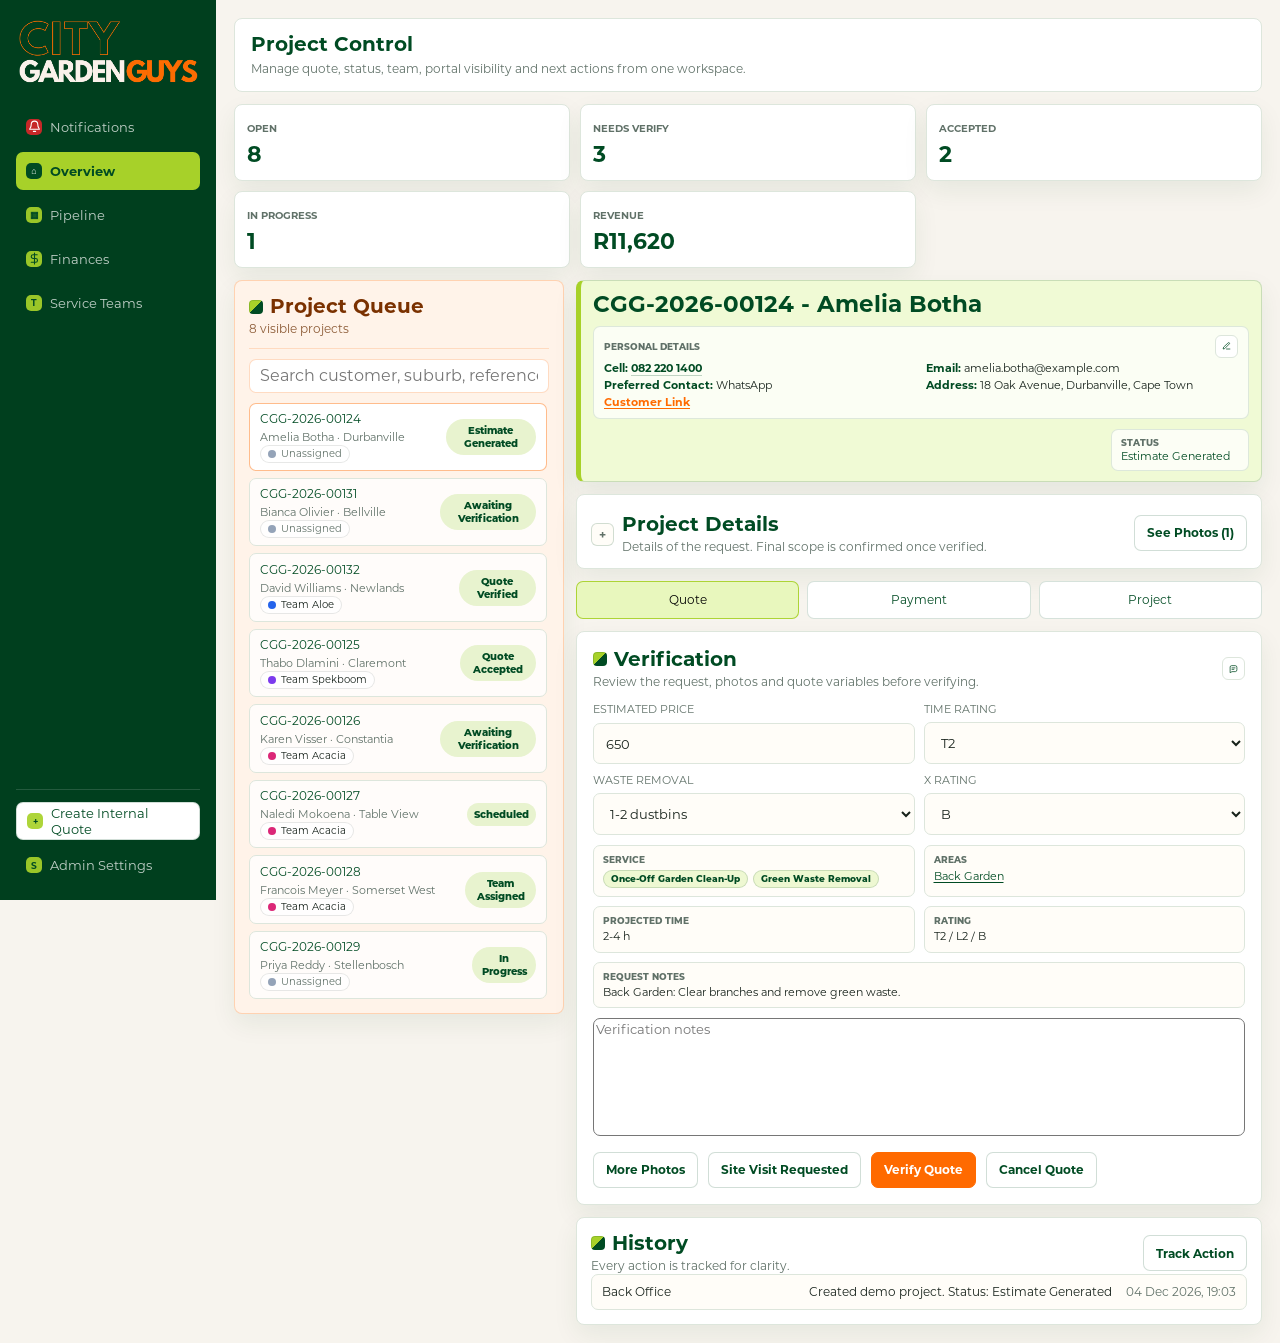
<file: index.html>
<!doctype html>
<html lang="en">
  <head>
    <meta charset="UTF-8" />
    <base href="/" />
    <meta name="viewport" content="width=device-width, initial-scale=1.0" />
    <title>City Garden Guys | Project Management</title>
    <link rel="stylesheet" href="styles.css" />
  </head>
  <body>
    <div id="app"></div>
    <script src="app.js"></script>
  </body>
</html>
</file>
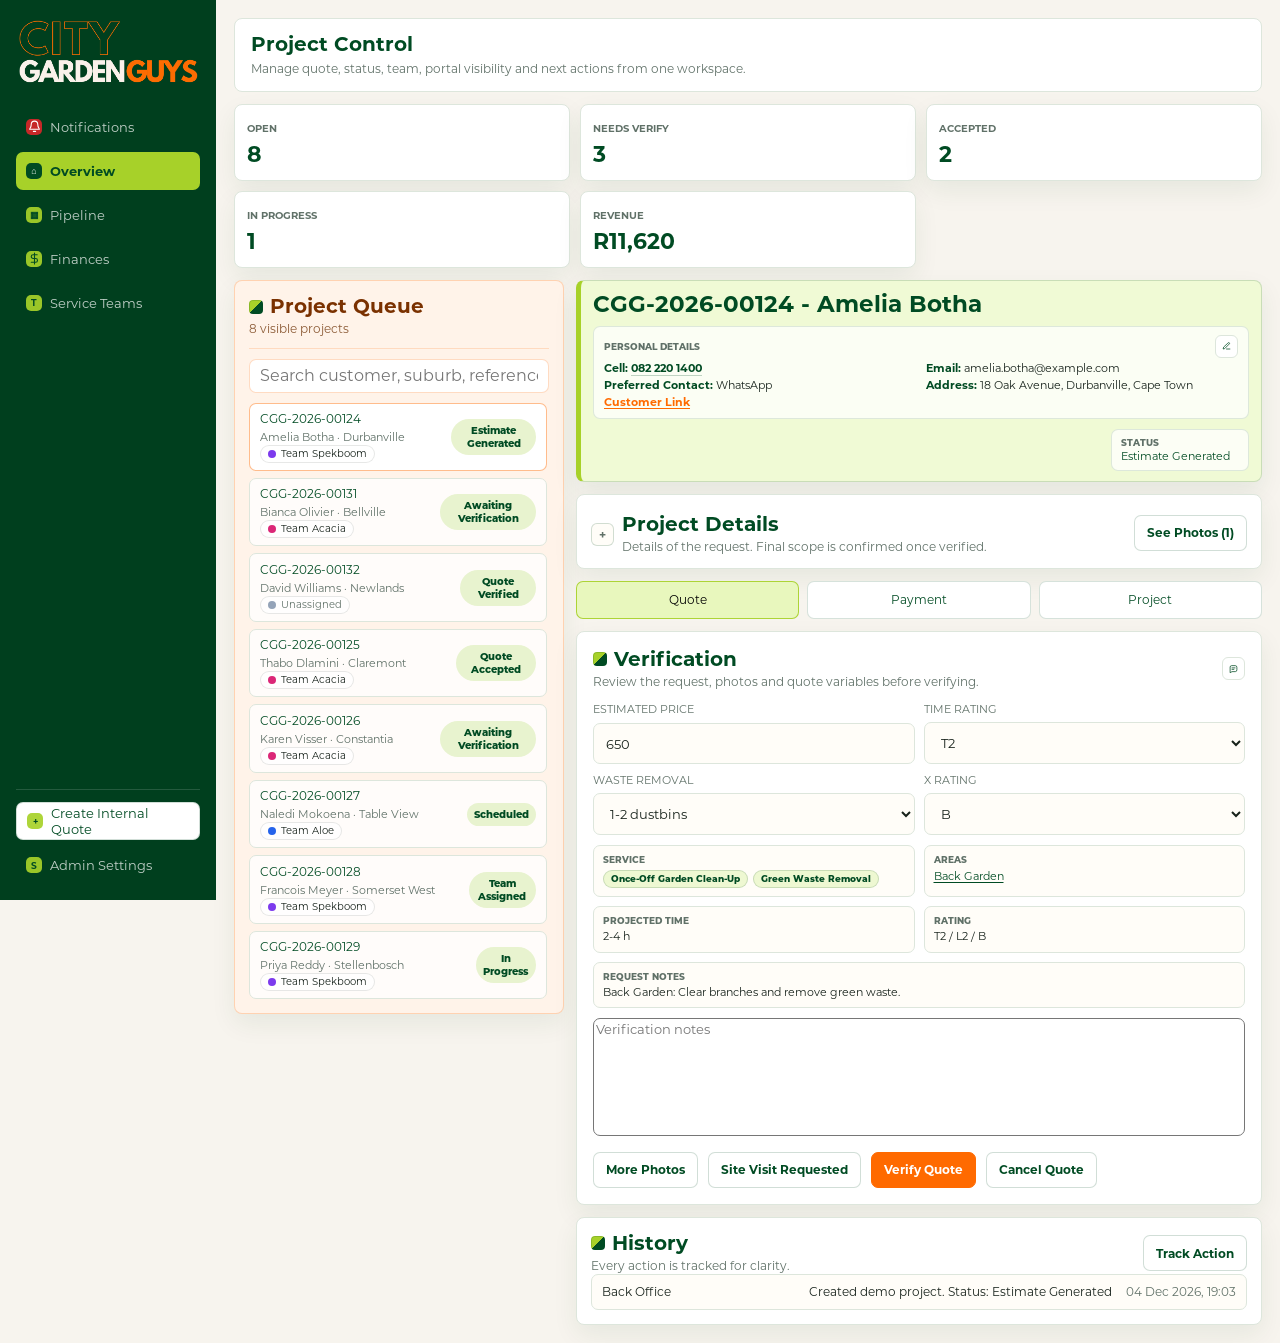
<file: app.html>
<!doctype html>
<html lang="en">
  <head>
    <meta charset="UTF-8" />
    <base href="/" />
    <meta name="viewport" content="width=device-width, initial-scale=1.0" />
    <meta name="robots" content="noindex, nofollow" />
    <title>City Garden Guys | Back Office</title>
    <link rel="stylesheet" href="/styles.css" />
  </head>
  <body>
    <div id="app"></div>
    <script src="/app.js"></script>
  </body>
</html>
</file>
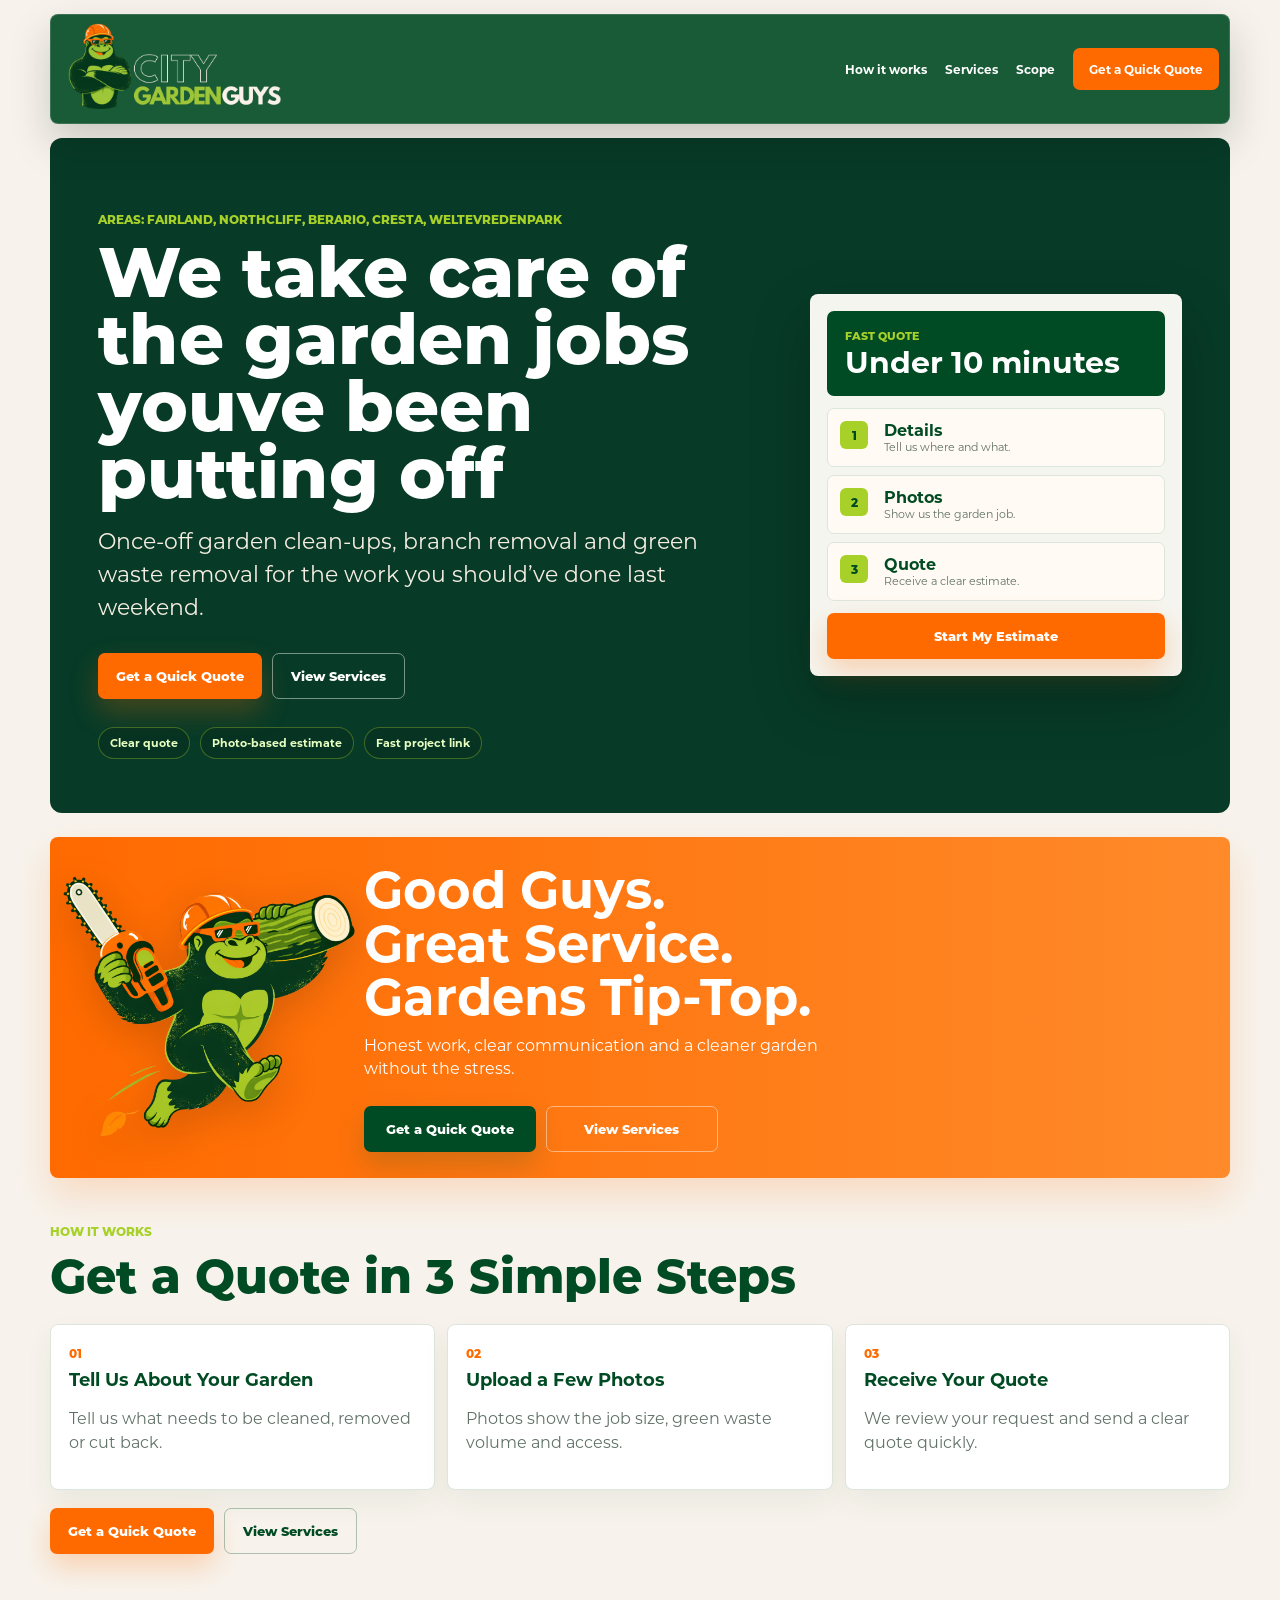
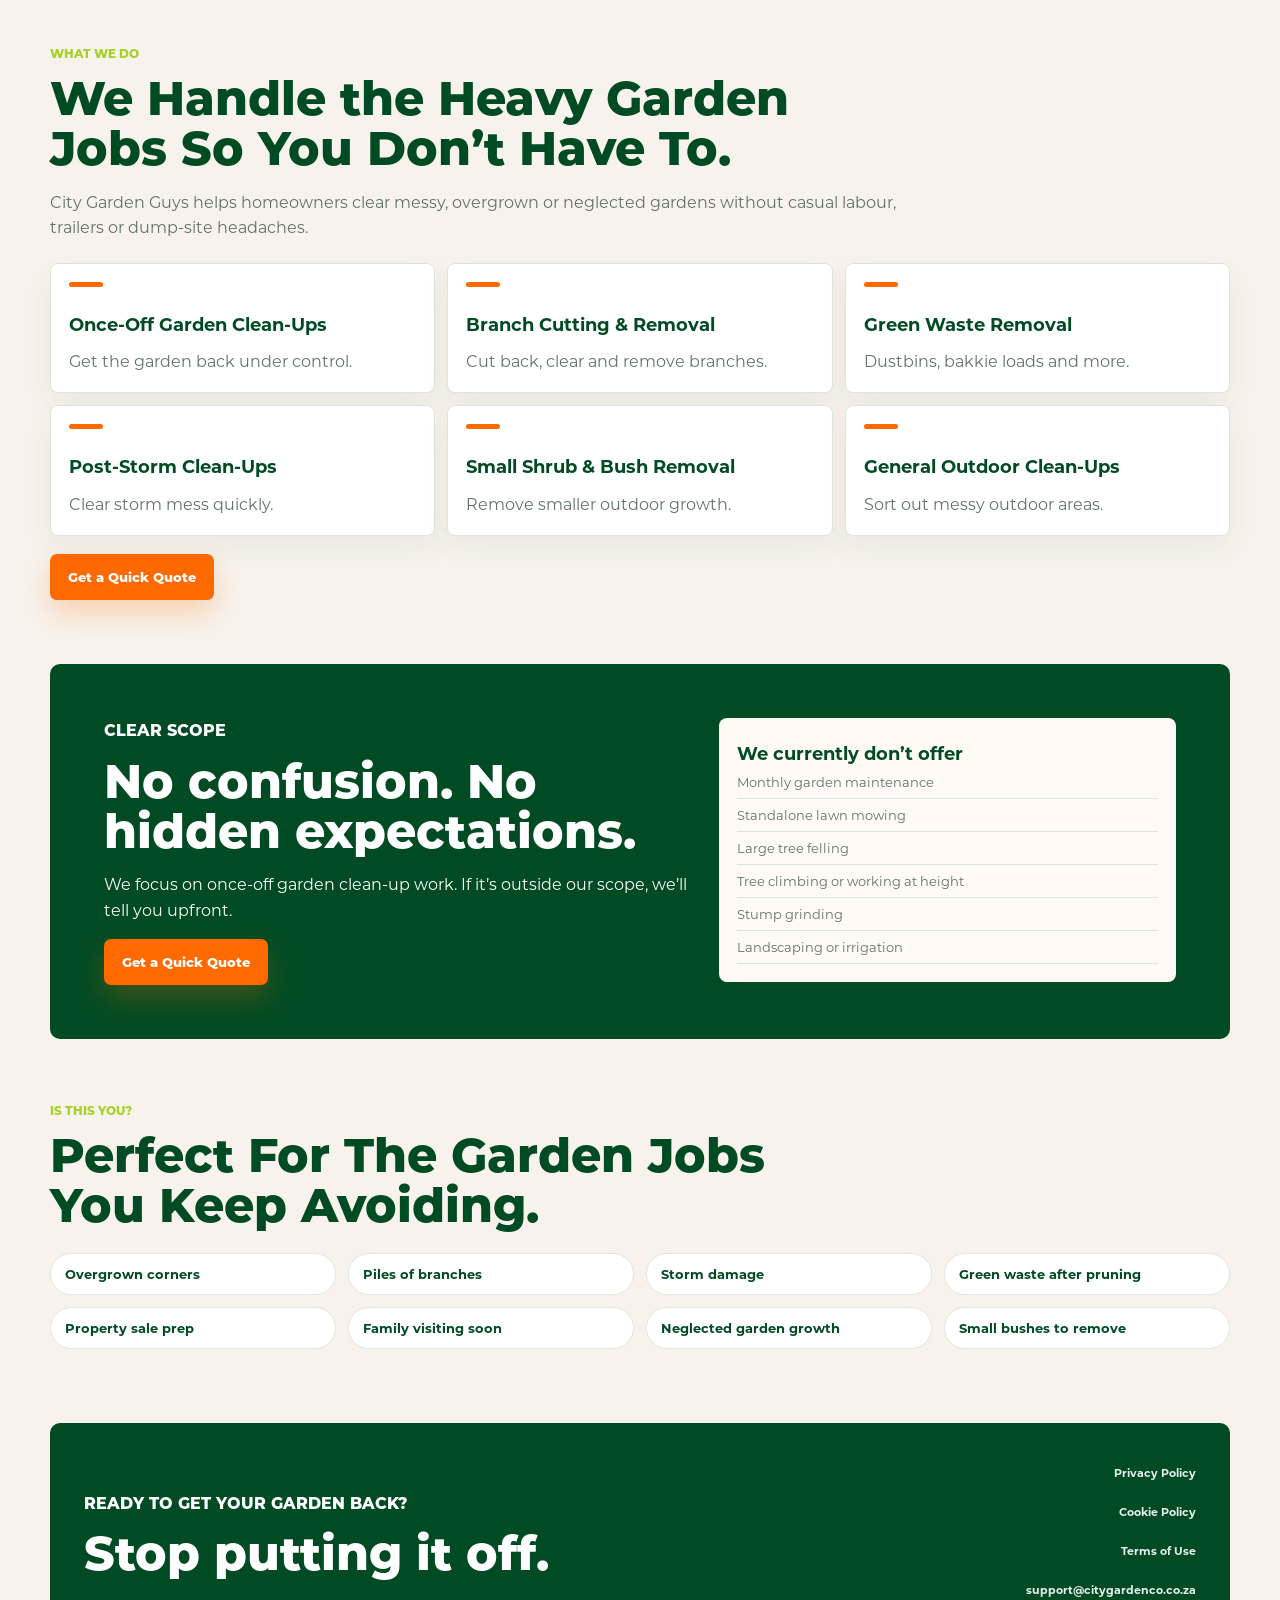
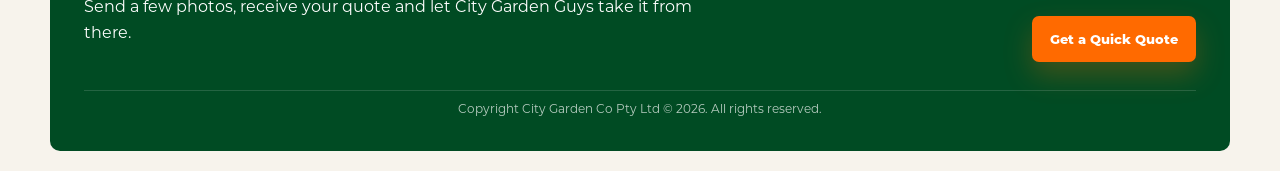
<file: marketing.html>
<!doctype html>
<html lang="en-ZA">
  <head>
    <meta charset="UTF-8" />
    <meta name="viewport" content="width=device-width, initial-scale=1.0" />
    <title>City Garden Guys | Once-Off Garden Clean-Ups & Green Waste Removal</title>
    <meta
      name="description"
      content="City Garden Guys handles once-off garden clean-ups, branch removal and green waste removal. Upload photos and get a quick garden clean-up quote."
    />
    <meta name="robots" content="index, follow" />
    <link rel="canonical" href="https://www.citygardenguys.co.za/" />
    <meta property="og:type" content="website" />
    <meta property="og:title" content="City Garden Guys | The Garden Job You’ve Been Putting Off… Done." />
    <meta
      property="og:description"
      content="Upload a few photos and get a quick quote for once-off garden clean-ups, branch removal and green waste removal."
    />
    <meta property="og:image" content="https://www.citygardenguys.co.za/assets/CGG_Logo_Webiste.png" />
    <meta property="og:locale" content="en_ZA" />
    <meta name="twitter:card" content="summary_large_image" />
    <meta name="twitter:title" content="City Garden Guys | Garden Clean-Up Quotes" />
    <meta
      name="twitter:description"
      content="City Garden Guys clears the garden jobs you’ve been putting off. Send photos and get a quick quote."
    />
    <link rel="stylesheet" href="/styles.css" />
    <script type="application/ld+json">
      {
        "@context": "https://schema.org",
        "@type": "LocalBusiness",
        "name": "City Garden Guys",
        "alternateName": "City Garden Co",
        "description": "Once-off garden clean-ups, branch removal and green waste removal.",
        "image": "https://www.citygardenguys.co.za/assets/CGG_Logo_Webiste.png",
        "url": "https://www.citygardenguys.co.za/",
        "areaServed": ["Fairland", "Northcliff", "Berario", "Cresta", "Weltevredenpark"],
        "slogan": "Good Guys. Great Service. Gardens Tip-Top.",
        "serviceType": [
          "Once-Off Garden Clean-Ups",
          "Branch Cutting and Removal",
          "Green Waste Removal",
          "Post-Storm Clean-Ups",
          "Small Shrub and Bush Removal",
          "General Outdoor Clean-Ups"
        ]
      }
    </script>
  </head>
  <body class="cgg-marketing-body">
    <main class="cgg-lead-page">
      <nav class="cgg-site-nav" aria-label="Main navigation">
        <a class="cgg-site-logo" href="/" aria-label="City Garden Guys">
          <img src="/assets/CGG_Logo_Webiste.png" alt="City Garden Guys" />
        </a>
        <div class="cgg-site-links">
          <a href="#how">How it works</a>
          <a href="#services">Services</a>
          <a href="#scope">Scope</a>
        </div>
        <a class="cgg-nav-quote" href="/estimate">Get a Quick Quote</a>
      </nav>

      <header class="cgg-hero">
        <section class="cgg-hero-copy" aria-labelledby="hero-title">
          <p class="cgg-eyebrow">Areas: Fairland, Northcliff, Berario, Cresta, Weltevredenpark</p>
          <h1 id="hero-title">We take care of the garden jobs youve been putting off</h1>
          <p>
            Once-off garden clean-ups, branch removal and green waste removal for the work you should’ve done last
            weekend.
          </p>
          <div class="cgg-hero-actions">
            <a class="cgg-btn primary" href="/estimate">Get a Quick Quote</a>
            <a class="cgg-btn secondary" href="#services">View Services</a>
          </div>
          <div class="cgg-trust-row" aria-label="Service promise">
            <span>Clear quote</span>
            <span>Photo-based estimate</span>
            <span>Fast project link</span>
          </div>
        </section>

        <div class="cgg-hero-side">
          <aside class="cgg-quote-panel" aria-label="Fast quote process">
            <div class="cgg-panel-top">
              <span>Fast Quote</span>
              <strong>Under 10 minutes</strong>
            </div>
            <div class="cgg-mini-flow">
              <div><span>1</span><strong>Details</strong><small>Tell us where and what.</small></div>
              <div><span>2</span><strong>Photos</strong><small>Show us the garden job.</small></div>
              <div><span>3</span><strong>Quote</strong><small>Receive a clear estimate.</small></div>
            </div>
            <a class="cgg-btn primary full" href="/estimate">Start My Estimate</a>
          </aside>
        </div>
      </header>

      <section class="cgg-brand-strip" aria-label="Brand promise">
        <img src="/assets/GCC_Icon.png" alt="" aria-hidden="true" />
        <div class="cgg-callout-content">
          <strong>Good Guys.<br />Great Service.<br />Gardens Tip-Top.</strong>
          <span>Honest work, clear communication and a cleaner garden without the stress.</span>
          <div class="cgg-callout-actions">
            <a class="cgg-btn primary" href="/estimate">Get a Quick Quote</a>
            <a class="cgg-btn secondary" href="#services">View Services</a>
          </div>
        </div>
      </section>

      <section class="cgg-section cgg-how" id="how" aria-labelledby="how-title">
        <div class="cgg-section-head">
          <p class="cgg-eyebrow">How it works</p>
          <h2 id="how-title">Get a Quote in 3 Simple Steps</h2>
        </div>
        <div class="cgg-step-grid">
          <article><span>01</span><h3>Tell Us About Your Garden</h3><p>Tell us what needs to be cleaned, removed or cut back.</p></article>
          <article><span>02</span><h3>Upload a Few Photos</h3><p>Photos show the job size, green waste volume and access.</p></article>
          <article><span>03</span><h3>Receive Your Quote</h3><p>We review your request and send a clear quote quickly.</p></article>
        </div>
        <div class="cgg-section-actions">
          <a class="cgg-btn primary" href="/estimate">Get a Quick Quote</a>
          <a class="cgg-btn forest-outline" href="#services">View Services</a>
        </div>
      </section>

      <section class="cgg-section cgg-services" id="services" aria-labelledby="services-title">
        <div class="cgg-section-head compact">
          <p class="cgg-eyebrow">What we do</p>
          <h2 id="services-title">We Handle the Heavy Garden Jobs So You Don’t Have To.</h2>
          <p>
            City Garden Guys helps homeowners clear messy, overgrown or neglected gardens without casual labour,
            trailers or dump-site headaches.
          </p>
        </div>
        <div class="cgg-service-grid">
          <article><strong>Once-Off Garden Clean-Ups</strong><span>Get the garden back under control.</span></article>
          <article><strong>Branch Cutting &amp; Removal</strong><span>Cut back, clear and remove branches.</span></article>
          <article><strong>Green Waste Removal</strong><span>Dustbins, bakkie loads and more.</span></article>
          <article><strong>Post-Storm Clean-Ups</strong><span>Clear storm mess quickly.</span></article>
          <article><strong>Small Shrub &amp; Bush Removal</strong><span>Remove smaller outdoor growth.</span></article>
          <article><strong>General Outdoor Clean-Ups</strong><span>Sort out messy outdoor areas.</span></article>
        </div>
        <a class="cgg-btn primary" href="/estimate">Get a Quick Quote</a>
      </section>

      <section class="cgg-split-band" id="scope" aria-labelledby="scope-title">
        <div>
          <p class="cgg-eyebrow">Clear scope</p>
          <h2 id="scope-title">No confusion. No hidden expectations.</h2>
          <p>
            We focus on once-off garden clean-up work. If it’s outside our scope, we’ll tell you upfront.
          </p>
          <a class="cgg-btn primary" href="/estimate">Get a Quick Quote</a>
        </div>
        <div class="cgg-no-list">
          <h3>We currently don’t offer</h3>
          <ul>
            <li>Monthly garden maintenance</li>
            <li>Standalone lawn mowing</li>
            <li>Large tree felling</li>
            <li>Tree climbing or working at height</li>
            <li>Stump grinding</li>
            <li>Landscaping or irrigation</li>
          </ul>
        </div>
      </section>

      <section class="cgg-section cgg-situations" aria-labelledby="situations-title">
        <div class="cgg-section-head">
          <p class="cgg-eyebrow">Is this you?</p>
          <h2 id="situations-title">Perfect For The Garden Jobs You Keep Avoiding.</h2>
        </div>
        <div class="cgg-situation-grid">
          <span>Overgrown corners</span>
          <span>Piles of branches</span>
          <span>Storm damage</span>
          <span>Green waste after pruning</span>
          <span>Property sale prep</span>
          <span>Family visiting soon</span>
          <span>Neglected garden growth</span>
          <span>Small bushes to remove</span>
        </div>
      </section>

      <section class="cgg-final-cta" aria-labelledby="closing-title">
        <div>
          <p class="cgg-eyebrow">Ready to get your garden back?</p>
          <h2 id="closing-title">Stop putting it off.</h2>
          <p>Send a few photos, receive your quote and let City Garden Guys take it from there.</p>
        </div>
        <div class="cgg-footer-actions">
          <div class="cgg-footer-links" aria-label="Footer links">
            <a href="/privacy-policy">Privacy Policy</a>
            <a href="/cookie-policy">Cookie Policy</a>
            <a href="/terms-of-use">Terms of Use</a>
            <a href="mailto:support@citygardenco.co.za">support@citygardenco.co.za</a>
          </div>
          <a class="cgg-btn primary" href="/estimate">Get a Quick Quote</a>
        </div>
        <p class="cgg-footer-copy">Copyright City Garden Co Pty Ltd © 2026. All rights reserved.</p>
      </section>
    </main>
  </body>
</html>
</file>
<file: styles.css>
:root {
  --forest: #004b23;
  --leaf: #a7d129;
  --orange: #ff6a00;
  --cream: #f4efe8;
  --black: #000000;
  --ink: #17221b;
  --muted: #607168;
  --line: #dde6dc;
  --panel: #fffaf3;
  --white: #ffffff;
  --shadow: 0 18px 45px rgba(0, 75, 35, 0.12);
}

@font-face {
  font-family: "Montserrat";
  src: url("assets/Montserrat-Regular.otf") format("opentype");
  font-weight: 400;
}

@font-face {
  font-family: "Montserrat";
  src: url("assets/Montserrat-Bold.otf") format("opentype");
  font-weight: 700;
}

@font-face {
  font-family: "Montserrat";
  src: url("assets/Montserrat-ExtraBold.otf") format("opentype");
  font-weight: 800;
}

* {
  box-sizing: border-box;
}

body {
  margin: 0;
  min-height: 100vh;
  color: var(--ink);
  background: var(--cream);
  font-family: "Montserrat", Arial, sans-serif;
  letter-spacing: 0;
}

button,
input,
select,
textarea {
  font: inherit;
}

button {
  cursor: pointer;
}

.cgg-marketing-body {
  background: #f7f3ec;
}

.cgg-lead-page {
  min-height: 100vh;
  color: var(--ink);
  background: #f7f3ec;
}

.cgg-site-nav {
  position: sticky;
  top: 14px;
  z-index: 20;
  width: min(1180px, calc(100% - 28px));
  min-height: 68px;
  margin: 14px auto 0;
  border: 1px solid rgba(255, 255, 255, 0.15);
  border-radius: 8px;
  padding: 8px 10px 8px 14px;
  background: rgba(0, 75, 35, 0.9);
  backdrop-filter: blur(18px);
  box-shadow: 0 18px 42px rgba(0, 0, 0, 0.18);
  display: flex;
  align-items: center;
  justify-content: space-between;
  gap: 18px;
}

.cgg-site-logo img {
  width: clamp(172px, 21vw, 230px);
  display: block;
}

.cgg-site-links {
  margin-left: auto;
  display: flex;
  justify-content: flex-end;
  gap: 18px;
  text-align: right;
}

.cgg-site-links a,
.cgg-nav-quote {
  color: var(--white);
  text-decoration: none;
  font-size: 12px;
  font-weight: 700;
}

.cgg-nav-quote {
  min-height: 42px;
  border-radius: 7px;
  padding: 0 16px;
  background: var(--orange);
  display: inline-flex;
  align-items: center;
}

.cgg-hero {
  width: min(1180px, calc(100% - 28px));
  margin: 14px auto 0;
  border-radius: 12px;
  padding: clamp(34px, 6vw, 74px) clamp(18px, 4vw, 48px) 54px;
  color: var(--white);
  background: #073b27;
  overflow: hidden;
  display: grid;
  grid-template-columns: minmax(0, 1fr) minmax(300px, 0.56fr);
  gap: clamp(24px, 4vw, 48px);
  align-items: center;
}

.cgg-hero-copy {
  display: grid;
  align-content: center;
  justify-items: start;
}

.cgg-eyebrow {
  margin: 0 0 12px;
  color: var(--leaf);
  font-size: 12px;
  font-weight: 800;
  text-transform: uppercase;
}

.cgg-hero h1 {
  max-width: 720px;
  margin: 0;
  font-size: clamp(38px, 5.5vw, 72px);
  line-height: 0.95;
  font-weight: 800;
  overflow-wrap: anywhere;
}

.cgg-hero h1::first-line {
  color: var(--white);
}

.cgg-hero-copy > p:not(.cgg-eyebrow) {
  max-width: 600px;
  margin: 18px 0 0;
  color: #f8efe4;
  font-size: clamp(17px, 2vw, 22px);
  line-height: 1.52;
}

.cgg-hero-actions,
.cgg-final-cta {
  display: flex;
  align-items: center;
  gap: 10px;
  flex-wrap: wrap;
}

.cgg-btn {
  min-height: 46px;
  border-radius: 7px;
  padding: 0 18px;
  display: inline-flex;
  align-items: center;
  justify-content: center;
  text-decoration: none;
  font-size: 13px;
  font-weight: 800;
}

.cgg-btn.primary {
  color: var(--white);
  background: var(--orange);
  box-shadow: 0 13px 28px rgba(255, 106, 0, 0.25);
}

.cgg-btn.secondary {
  border: 1px solid rgba(255, 255, 255, 0.45);
  color: var(--white);
}

.cgg-btn.forest-outline {
  border: 1px solid rgba(0, 75, 35, 0.3);
  color: var(--forest);
  background: transparent;
}

.cgg-btn.full {
  width: 100%;
}

.cgg-hero-actions {
  margin-top: 28px;
}

.cgg-trust-row {
  margin-top: 28px;
  display: flex;
  gap: 10px;
  flex-wrap: wrap;
}

.cgg-trust-row span {
  border: 1px solid rgba(167, 209, 41, 0.35);
  border-radius: 999px;
  padding: 8px 11px;
  color: #e7ffc0;
  background: rgba(0, 0, 0, 0.12);
  font-size: 11px;
  font-weight: 700;
}

.cgg-hero-side {
  display: grid;
  gap: 16px;
  align-items: end;
}

.cgg-hero-mascot {
  width: min(100%, 390px);
  max-height: 340px;
  object-fit: contain;
  justify-self: end;
  filter: drop-shadow(0 24px 38px rgba(0, 0, 0, 0.2));
}

.cgg-quote-panel {
  border: 1px solid rgba(255, 255, 255, 0.18);
  border-radius: 8px;
  padding: 16px;
  color: var(--ink);
  background: rgba(255, 253, 248, 0.96);
  box-shadow: 0 24px 60px rgba(0, 0, 0, 0.24);
}

.cgg-panel-top {
  border-radius: 7px;
  padding: 18px;
  color: var(--white);
  background: var(--forest);
}

.cgg-panel-top span,
.cgg-mini-flow small {
  display: block;
  color: var(--muted);
  font-size: 11px;
}

.cgg-panel-top span {
  color: var(--leaf);
  font-weight: 800;
  text-transform: uppercase;
}

.cgg-panel-top strong {
  display: block;
  margin-top: 5px;
  font-size: 30px;
  line-height: 1;
}

.cgg-mini-flow {
  display: grid;
  gap: 8px;
  margin: 12px 0;
}

.cgg-mini-flow div {
  border: 1px solid var(--line);
  border-radius: 7px;
  padding: 12px;
  background: #fffaf3;
  display: grid;
  grid-template-columns: 34px 1fr;
  column-gap: 10px;
}

.cgg-mini-flow span {
  width: 28px;
  height: 28px;
  border-radius: 6px;
  color: var(--forest);
  background: var(--leaf);
  display: grid;
  place-items: center;
  font-size: 12px;
  font-weight: 800;
  grid-row: span 2;
}

.cgg-mini-flow strong {
  color: var(--forest);
}

.cgg-brand-strip,
.cgg-section,
.cgg-split-band,
.cgg-final-cta,
.cgg-site-footer {
  width: min(1180px, calc(100% - 28px));
  margin: 0 auto;
}

.cgg-brand-strip {
  margin-top: 24px;
  border-radius: 8px;
  min-height: 320px;
  padding: 26px 32px 26px 0;
  color: var(--white);
  background: linear-gradient(90deg, var(--orange), #ff8a2a);
  box-shadow: 0 18px 38px rgba(255, 106, 0, 0.18);
  display: grid;
  grid-template-columns: minmax(280px, 0.34fr) 1fr;
  align-items: center;
  gap: 30px;
  overflow: hidden;
}

.cgg-brand-strip img {
  width: min(390px, 118%);
  height: 100%;
  max-height: 340px;
  object-fit: contain;
  object-position: left center;
  justify-self: start;
  transform: scale(1.12);
  transform-origin: left center;
  filter: drop-shadow(0 10px 18px rgba(0, 0, 0, 0.16));
}

.cgg-callout-content {
  display: grid;
  gap: 10px;
  justify-items: start;
}

.cgg-brand-strip strong {
  font-size: clamp(30px, 4vw, 52px);
  line-height: 1.05;
}

.cgg-brand-strip span {
  max-width: 470px;
  line-height: 1.45;
}

.cgg-callout-actions {
  margin-top: 16px;
  width: auto;
  display: flex;
  align-items: center;
  gap: 10px;
  flex-wrap: nowrap;
  justify-content: flex-start;
}

.cgg-callout-actions .cgg-btn {
  width: auto !important;
  min-width: 172px;
  flex: 0 0 auto;
  white-space: nowrap;
}

.cgg-callout-actions .cgg-btn.primary {
  background: var(--forest);
  box-shadow: 0 13px 28px rgba(0, 75, 35, 0.18);
}

.cgg-section {
  padding: 46px 0;
}

.cgg-section-head {
  max-width: 780px;
  margin-bottom: 22px;
}

.cgg-section-head.compact {
  max-width: 860px;
}

.cgg-section h2,
.cgg-split-band h2,
.cgg-final-cta h2 {
  margin: 0;
  color: var(--forest);
  font-size: clamp(28px, 3.7vw, 50px);
  line-height: 1.06;
  font-weight: 800;
  overflow-wrap: anywhere;
}

.cgg-section-head p:not(.cgg-eyebrow),
.cgg-split-band p,
.cgg-final-cta p {
  color: var(--muted);
  font-size: 16px;
  line-height: 1.6;
}

.cgg-step-grid,
.cgg-service-grid,
.cgg-situation-grid {
  display: grid;
  gap: 12px;
}

.cgg-step-grid {
  grid-template-columns: repeat(3, minmax(0, 1fr));
}

.cgg-section-actions {
  margin-top: 18px;
  display: flex;
  gap: 10px;
  flex-wrap: wrap;
}

.cgg-step-grid article,
.cgg-service-grid article {
  border: 1px solid var(--line);
  border-radius: 8px;
  padding: 18px;
  background: var(--white);
  box-shadow: 0 12px 28px rgba(0, 75, 35, 0.06);
}

.cgg-step-grid span {
  color: var(--orange);
  font-size: 12px;
  font-weight: 800;
}

.cgg-step-grid h3,
.cgg-service-grid strong,
.cgg-no-list h3 {
  margin: 8px 0;
  color: var(--forest);
  font-size: 18px;
  line-height: 1.2;
}

.cgg-step-grid p,
.cgg-service-grid span {
  color: var(--muted);
  line-height: 1.5;
}

.cgg-service-grid {
  grid-template-columns: repeat(3, minmax(0, 1fr));
  margin-bottom: 18px;
}

.cgg-service-grid article {
  min-height: 128px;
  position: relative;
  display: grid;
  align-content: start;
  gap: 6px;
}

.cgg-service-grid article::before {
  content: "";
  width: 34px;
  height: 5px;
  border-radius: 99px;
  background: var(--orange);
  display: block;
  margin-bottom: 14px;
}

.cgg-service-grid strong,
.cgg-service-grid span {
  display: block;
}

.cgg-split-band {
  margin-top: 18px;
  margin-bottom: 18px;
  border-radius: 10px;
  padding: clamp(28px, 5vw, 54px);
  color: var(--white);
  background: var(--forest);
  display: grid;
  grid-template-columns: minmax(0, 1fr) minmax(300px, 0.78fr);
  gap: 28px;
  align-items: start;
}

.cgg-split-band h2,
.cgg-split-band p {
  color: var(--white);
}

.cgg-no-list {
  border-radius: 8px;
  padding: 18px;
  color: var(--ink);
  background: #fffaf3;
}

.cgg-no-list ul {
  margin: 0;
  padding: 0;
  list-style: none;
  display: grid;
  gap: 8px;
}

.cgg-no-list li {
  border-bottom: 1px solid var(--line);
  padding-bottom: 8px;
  color: var(--muted);
  font-size: 13px;
}

.cgg-situation-grid {
  grid-template-columns: repeat(4, minmax(0, 1fr));
}

.cgg-situation-grid span {
  border: 1px solid rgba(0, 75, 35, 0.12);
  border-radius: 999px;
  padding: 12px 14px;
  color: var(--forest);
  background: var(--white);
  font-size: 13px;
  font-weight: 700;
  overflow-wrap: anywhere;
}

.cgg-final-cta {
  margin-top: 28px;
  margin-bottom: 20px;
  border-radius: 10px;
  padding: clamp(20px, 3.5vw, 34px);
  color: var(--white);
  background: var(--forest);
  align-items: flex-end;
  justify-content: space-between;
  gap: 18px;
  overflow: hidden;
}

.cgg-final-cta > div {
  max-width: 650px;
  position: relative;
  z-index: 1;
}

.cgg-footer-actions {
  margin-left: auto;
  display: grid;
  justify-items: end;
  gap: 10px;
  align-self: flex-end;
}

.cgg-footer-links {
  display: grid;
  justify-content: flex-end;
  justify-items: end;
  gap: 7px;
}

.cgg-footer-links a {
  min-height: 32px;
  padding: 0;
  color: rgba(255, 255, 255, 0.9);
  background: transparent;
  display: inline-flex;
  align-items: center;
  text-decoration: none;
  font-size: 11px;
  font-weight: 700;
}

.cgg-footer-links a:hover {
  color: var(--leaf);
}

.cgg-footer-copy {
  width: 100%;
  margin: 10px 0 0;
  padding-top: 10px;
  border-top: 1px solid rgba(255, 255, 255, 0.14);
  color: rgba(255, 255, 255, 0.72) !important;
  font-size: 12px !important;
  line-height: 1.4 !important;
  text-align: center;
}

.cgg-final-cta h2,
.cgg-final-cta p {
  color: var(--white);
}

.cgg-site-footer {
  padding: 24px 0 34px;
  display: flex;
  gap: 14px;
  flex-wrap: wrap;
  color: var(--muted);
  font-size: 13px;
}

@media (max-width: 920px) {
  .cgg-site-links {
    display: none;
  }

  .cgg-hero {
    grid-template-columns: 1fr;
    padding-top: 38px;
  }

  .cgg-hero-side {
    grid-template-columns: minmax(0, 0.9fr) minmax(280px, 1fr);
    align-items: center;
  }

  .cgg-hero-mascot {
    width: min(100%, 300px);
    justify-self: center;
  }

  .cgg-step-grid,
  .cgg-service-grid,
  .cgg-split-band {
    grid-template-columns: 1fr;
  }

  .cgg-situation-grid {
    grid-template-columns: repeat(2, minmax(0, 1fr));
  }
}

@media (max-width: 700px) {
  .cgg-hero-side {
    grid-template-columns: 1fr;
  }

  .cgg-hero-mascot {
    max-height: 260px;
  }
}

@media (max-width: 560px) {
  .cgg-site-nav {
    top: 8px;
    width: calc(100% - 16px);
    min-height: 58px;
    padding: 8px;
    gap: 8px;
  }

  .cgg-site-logo img {
    width: clamp(132px, 46vw, 166px);
  }

  .cgg-nav-quote {
    min-height: 36px;
    padding: 0 10px;
    font-size: 10px;
    white-space: nowrap;
  }

  .cgg-hero {
    width: calc(100% - 16px);
    margin-top: 10px;
    padding: 28px 14px 34px;
  }

  .cgg-hero h1 {
    font-size: clamp(32px, 10.5vw, 42px);
    line-height: 1;
  }

  .cgg-hero-side {
    grid-template-columns: 1fr;
    gap: 10px;
  }

  .cgg-hero-mascot {
    width: min(86vw, 280px);
    max-height: 230px;
    justify-self: center;
  }

  .cgg-btn,
  .cgg-hero-actions,
  .cgg-section-actions {
    width: 100%;
  }

  .cgg-callout-actions .cgg-btn {
    width: auto !important;
    flex: 1 1 0;
    min-width: 0;
    padding: 0 10px;
    font-size: 11px;
  }

  .cgg-brand-strip {
    width: calc(100% - 16px);
    margin-top: 18px;
    min-height: 260px;
    padding: 18px 14px 18px 0;
    grid-template-columns: 128px 1fr;
    gap: 12px;
  }

  .cgg-brand-strip img {
    width: 172px;
    height: 100%;
    max-height: 220px;
    transform: scale(1.08);
  }

  .cgg-callout-content {
    gap: 6px;
  }

  .cgg-section,
  .cgg-split-band,
  .cgg-final-cta,
  .cgg-site-footer {
    width: calc(100% - 16px);
  }

  .cgg-situation-grid {
    grid-template-columns: 1fr;
  }

  .cgg-final-cta {
    background: var(--forest);
  }

  .cgg-footer-actions {
    width: 100%;
    justify-items: stretch;
  }

  .cgg-footer-links {
    justify-content: flex-start;
    justify-items: start;
  }
}

.marketing-site {
  color: var(--ink);
  background: var(--cream);
}

.marketing-site a {
  color: inherit;
}

.marketing-hero {
  min-height: 92vh;
  padding: 18px clamp(18px, 4vw, 54px) 56px;
  color: var(--white);
  background:
    linear-gradient(90deg, rgba(0, 75, 35, 0.98) 0%, rgba(0, 75, 35, 0.92) 46%, rgba(0, 75, 35, 0.38) 100%),
    url("/assets/GCC_Icon.png") right 8% center / min(48vw, 620px) auto no-repeat,
    var(--forest);
  display: grid;
  grid-template-rows: auto 1fr;
}

.marketing-nav {
  max-width: 1160px;
  width: 100%;
  margin: 0 auto;
  display: flex;
  align-items: center;
  justify-content: space-between;
  gap: 20px;
}

.marketing-logo img {
  width: min(260px, 52vw);
  display: block;
}

.marketing-nav > div {
  display: flex;
  align-items: center;
  gap: 10px;
  flex-wrap: wrap;
  justify-content: flex-end;
}

.marketing-nav a {
  min-height: 38px;
  border-radius: 7px;
  padding: 0 13px;
  color: var(--white);
  display: inline-flex;
  align-items: center;
  text-decoration: none;
  font-size: 13px;
  font-weight: 700;
}

.marketing-nav-cta {
  background: var(--orange);
}

.marketing-hero-content {
  max-width: 1160px;
  width: 100%;
  margin: 0 auto;
  padding-top: clamp(42px, 10vh, 110px);
  display: grid;
  align-content: center;
  justify-items: start;
}

.marketing-kicker {
  margin: 0 0 10px;
  color: var(--orange);
  font-size: 12px;
  font-weight: 800;
  text-transform: uppercase;
}

.marketing-hero h1,
.marketing-section h2,
.marketing-band h2,
.marketing-closing h2 {
  max-width: 820px;
  margin: 0;
  font-size: clamp(36px, 7vw, 78px);
  line-height: 0.96;
  font-weight: 800;
}

.marketing-section h2,
.marketing-band h2,
.marketing-closing h2 {
  font-size: clamp(28px, 4vw, 48px);
  line-height: 1.05;
  color: var(--forest);
}

.marketing-hero p {
  max-width: 650px;
  margin: 18px 0 0;
  font-size: clamp(16px, 2vw, 22px);
  line-height: 1.45;
}

.marketing-support {
  color: #fff3e9;
}

.marketing-actions {
  margin-top: 28px;
  display: flex;
  flex-wrap: wrap;
  gap: 10px;
}

.marketing-btn {
  min-height: 46px;
  border-radius: 7px;
  padding: 0 18px;
  display: inline-flex;
  align-items: center;
  justify-content: center;
  text-decoration: none;
  font-size: 14px;
  font-weight: 800;
}

.marketing-btn.primary {
  color: var(--white);
  background: var(--orange);
}

.marketing-btn.secondary {
  border: 1px solid currentColor;
  color: inherit;
  background: rgba(255, 255, 255, 0.08);
}

.marketing-band,
.marketing-section,
.marketing-closing {
  padding: clamp(42px, 7vw, 82px) clamp(18px, 4vw, 54px);
}

.marketing-band > div,
.marketing-section,
.marketing-closing {
  max-width: 1160px;
  margin: 0 auto;
}

.promise-band {
  background: var(--white);
}

.marketing-section {
  display: grid;
  gap: 28px;
}

.marketing-section-head p,
.marketing-copy p,
.marketing-closing p,
.marketing-band p {
  max-width: 760px;
  color: var(--muted);
  font-size: 16px;
  line-height: 1.65;
}

.marketing-steps,
.service-section {
  display: grid;
  grid-template-columns: repeat(3, minmax(0, 1fr));
  gap: 12px;
}

.marketing-steps article,
.marketing-list-panel {
  border: 1px solid var(--line);
  border-radius: 7px;
  padding: 18px;
  background: var(--white);
}

.marketing-steps span {
  width: 34px;
  height: 34px;
  border-radius: 7px;
  color: var(--forest);
  background: var(--leaf);
  display: grid;
  place-items: center;
  font-weight: 800;
}

.marketing-steps h3,
.marketing-list-panel h3,
.situations-section h3 {
  margin: 14px 0 8px;
  color: var(--forest);
  font-size: 18px;
}

.marketing-steps p,
.marketing-list-panel p {
  color: var(--muted);
  line-height: 1.55;
}

.service-section {
  grid-template-columns: minmax(0, 1.1fr) minmax(280px, 0.9fr);
  align-items: start;
}

.marketing-list-panel ul,
.situation-grid {
  margin: 0;
  padding: 0;
  list-style: none;
  display: grid;
  gap: 9px;
}

.marketing-list-panel li,
.situation-grid li {
  border-bottom: 1px solid rgba(0, 75, 35, 0.1);
  padding: 0 0 9px;
  color: var(--ink);
  font-size: 14px;
  line-height: 1.35;
}

.marketing-list-panel li::before,
.situation-grid li::before {
  content: "";
  width: 8px;
  height: 8px;
  border-radius: 50%;
  margin-right: 8px;
  background: var(--orange);
  display: inline-block;
}

.marketing-list-panel.muted {
  background: #fffaf3;
}

.situation-grid {
  grid-template-columns: repeat(3, minmax(0, 1fr));
}

.marketing-punchline {
  margin-bottom: 0;
  color: var(--forest);
  font-weight: 700;
}

.marketing-closing {
  border-top: 1px solid var(--line);
  color: var(--white);
  background: var(--forest);
}

.marketing-closing h2,
.marketing-closing p {
  color: var(--white);
}

.marketing-footer {
  padding: 20px clamp(18px, 4vw, 54px);
  color: var(--white);
  background: var(--black);
  display: flex;
  gap: 14px;
  flex-wrap: wrap;
  justify-content: center;
  font-size: 13px;
}

@media (max-width: 860px) {
  .marketing-hero {
    min-height: auto;
    padding-bottom: 46px;
    background:
      linear-gradient(180deg, rgba(0, 75, 35, 0.98) 0%, rgba(0, 75, 35, 0.9) 100%),
      url("/assets/GCC_Icon.png") right -90px top 86px / 360px auto no-repeat,
      var(--forest);
  }

  .marketing-nav {
    align-items: flex-start;
  }

  .marketing-nav > div {
    display: none;
  }

  .marketing-hero-content {
    padding-top: 42px;
  }

  .marketing-steps,
  .service-section,
  .situation-grid {
    grid-template-columns: 1fr;
  }
}

@media (max-width: 520px) {
  .marketing-hero h1 {
    font-size: 38px;
  }

  .marketing-actions,
  .marketing-btn {
    width: 100%;
  }

  .marketing-footer {
    justify-content: flex-start;
  }
}

.shell {
  min-height: 100vh;
  display: grid;
  grid-template-columns: 248px 1fr;
}

.sidebar {
  position: sticky;
  top: 0;
  height: 100vh;
  padding: 22px 16px;
  color: var(--white);
  background: var(--forest);
  display: flex;
  flex-direction: column;
  gap: 24px;
}

.brand {
  display: flex;
  align-items: center;
  gap: 12px;
  padding: 4px 8px 18px;
  border-bottom: 1px solid rgba(255, 255, 255, 0.18);
}

.brand-mark {
  width: 46px;
  height: 46px;
  border-radius: 8px;
  color: var(--forest);
  background: var(--leaf);
  display: grid;
  place-items: center;
  font-weight: 800;
}

.brand h1,
.brand p,
.hero-copy h2,
.hero-copy p,
.section-title h3,
.section-title p {
  margin: 0;
}

.brand h1 {
  font-size: 17px;
  line-height: 1.1;
  font-weight: 800;
}

.brand p {
  margin-top: 3px;
  color: rgba(255, 255, 255, 0.72);
  font-size: 11px;
  font-weight: 700;
}

.nav {
  display: grid;
  gap: 8px;
}

.nav button {
  width: 100%;
  border: 0;
  border-radius: 8px;
  padding: 12px 12px;
  color: rgba(255, 255, 255, 0.78);
  background: transparent;
  text-align: left;
  font-size: 13px;
  font-weight: 700;
}

.nav button.active,
.nav button:hover {
  color: var(--forest);
  background: var(--leaf);
}

.role-card {
  margin-top: auto;
  padding: 14px;
  border: 1px solid rgba(255, 255, 255, 0.18);
  border-radius: 8px;
  background: rgba(255, 255, 255, 0.08);
}

.role-card span {
  color: var(--leaf);
  font-size: 11px;
  font-weight: 800;
  text-transform: uppercase;
}

.role-card strong {
  display: block;
  margin-top: 5px;
}

.main {
  min-width: 0;
}

.topbar {
  position: sticky;
  top: 0;
  z-index: 5;
  min-height: 76px;
  padding: 16px 28px;
  border-bottom: 1px solid var(--line);
  background: rgba(244, 239, 232, 0.92);
  backdrop-filter: blur(18px);
  display: flex;
  align-items: center;
  justify-content: space-between;
  gap: 18px;
}

.search {
  flex: 1;
  max-width: 520px;
  position: relative;
}

.search input {
  width: 100%;
  height: 44px;
  border: 1px solid var(--line);
  border-radius: 8px;
  padding: 0 14px 0 40px;
  background: var(--white);
  color: var(--ink);
}

.search::before {
  content: "⌕";
  position: absolute;
  left: 14px;
  top: 9px;
  color: var(--muted);
  font-size: 22px;
}

.actions {
  display: flex;
  align-items: center;
  gap: 10px;
}

.btn {
  min-height: 40px;
  border: 1px solid var(--forest);
  border-radius: 8px;
  padding: 0 14px;
  color: var(--white);
  background: var(--forest);
  font-weight: 800;
}

.btn.secondary {
  color: var(--forest);
  background: var(--white);
}

.btn.orange {
  border-color: var(--orange);
  background: var(--orange);
}

.btn.ghost {
  border-color: var(--line);
  color: var(--forest);
  background: transparent;
}

.content {
  padding: 28px;
}

.hero {
  min-height: 230px;
  border-radius: 0;
  background:
    linear-gradient(105deg, rgba(0, 75, 35, 0.94), rgba(0, 75, 35, 0.72)),
    radial-gradient(circle at 80% 20%, rgba(167, 209, 41, 0.52), transparent 30%),
    linear-gradient(135deg, #0b351e 0%, #0d5b2f 48%, #784012 100%);
  color: var(--white);
  padding: 34px;
  display: grid;
  grid-template-columns: 1.1fr 0.9fr;
  gap: 28px;
  align-items: end;
}

.hero-copy h2 {
  max-width: 680px;
  font-size: clamp(30px, 5vw, 58px);
  line-height: 0.98;
  font-weight: 800;
}

.hero-copy p {
  max-width: 590px;
  margin-top: 14px;
  color: rgba(255, 255, 255, 0.78);
  font-size: 15px;
  line-height: 1.6;
}

.hero-panel {
  border: 1px solid rgba(255, 255, 255, 0.26);
  border-radius: 8px;
  padding: 18px;
  background: rgba(0, 0, 0, 0.18);
}

.hero-panel strong {
  display: block;
  font-size: 28px;
}

.hero-panel span {
  color: rgba(255, 255, 255, 0.72);
  font-size: 12px;
  font-weight: 700;
  text-transform: uppercase;
}

.metric-grid {
  margin-top: 18px;
  display: grid;
  grid-template-columns: repeat(7, minmax(130px, 1fr));
  gap: 12px;
}

.metric,
.card,
.table-wrap,
.kanban-column,
.portal-card,
.modal-panel {
  border: 1px solid var(--line);
  border-radius: 8px;
  background: var(--white);
  box-shadow: var(--shadow);
}

.metric {
  padding: 16px;
}

.metric span,
.mini-label,
.field-label {
  color: var(--muted);
  font-size: 11px;
  font-weight: 800;
  text-transform: uppercase;
}

.metric strong {
  display: block;
  margin-top: 10px;
  color: var(--forest);
  font-size: 28px;
  font-weight: 800;
}

.section {
  margin-top: 28px;
}

.section-title {
  margin-bottom: 14px;
  display: flex;
  align-items: end;
  justify-content: space-between;
  gap: 16px;
}

.section-title h3 {
  font-size: 22px;
  font-weight: 800;
}

.section-title p {
  margin-top: 5px;
  color: var(--muted);
  font-size: 13px;
}

.grid-2 {
  display: grid;
  grid-template-columns: 1.25fr 0.75fr;
  gap: 16px;
}

.grid-3 {
  display: grid;
  grid-template-columns: repeat(3, 1fr);
  gap: 16px;
}

.card {
  padding: 18px;
}

.project-list {
  display: grid;
  gap: 10px;
}

.project-row {
  border: 1px solid var(--line);
  border-radius: 8px;
  padding: 12px;
  background: #fffdf8;
  display: grid;
  grid-template-columns: 1fr auto;
  gap: 12px;
  align-items: center;
}

.project-row strong,
.kanban-card strong {
  display: block;
  color: var(--forest);
  font-size: 14px;
}

.project-row small,
.kanban-card small {
  display: block;
  margin-top: 4px;
  color: var(--muted);
  line-height: 1.4;
}

.badge {
  display: inline-flex;
  align-items: center;
  min-height: 26px;
  border-radius: 999px;
  padding: 0 10px;
  color: var(--forest);
  background: #e8f3cf;
  font-size: 11px;
  font-weight: 800;
  white-space: nowrap;
}

.badge.orange {
  color: #5b2600;
  background: #ffe0c7;
}

.badge.dark {
  color: var(--white);
  background: var(--forest);
}

.progress {
  width: 100%;
  height: 9px;
  overflow: hidden;
  border-radius: 999px;
  background: #e5eadf;
}

.progress span {
  display: block;
  height: 100%;
  border-radius: inherit;
  background: linear-gradient(90deg, var(--leaf), var(--orange));
}

.toolbar {
  margin-bottom: 14px;
  display: flex;
  align-items: center;
  justify-content: space-between;
  gap: 12px;
  flex-wrap: wrap;
}

.segmented {
  display: inline-flex;
  border: 1px solid var(--line);
  border-radius: 8px;
  overflow: hidden;
  background: var(--white);
}

.segmented button {
  min-height: 38px;
  border: 0;
  border-right: 1px solid var(--line);
  padding: 0 12px;
  color: var(--forest);
  background: var(--white);
  font-weight: 800;
}

.segmented button:last-child {
  border-right: 0;
}

.segmented button.active {
  color: var(--white);
  background: var(--forest);
}

.kanban {
  display: grid;
  grid-auto-flow: column;
  grid-auto-columns: minmax(250px, 1fr);
  gap: 14px;
  overflow-x: auto;
  padding-bottom: 8px;
}

.kanban-column {
  min-height: 320px;
  padding: 12px;
}

.kanban-head {
  display: flex;
  justify-content: space-between;
  align-items: center;
  margin-bottom: 10px;
}

.kanban-head strong {
  font-size: 13px;
}

.kanban-card {
  margin-bottom: 10px;
  border: 1px solid var(--line);
  border-left: 5px solid var(--leaf);
  border-radius: 8px;
  padding: 12px;
  background: #fffdf8;
}

.rating-line {
  margin-top: 10px;
  display: flex;
  gap: 6px;
  flex-wrap: wrap;
}

table {
  width: 100%;
  border-collapse: collapse;
}

th,
td {
  padding: 13px 14px;
  border-bottom: 1px solid var(--line);
  text-align: left;
  font-size: 13px;
  vertical-align: top;
}

th {
  color: var(--muted);
  font-size: 11px;
  font-weight: 800;
  text-transform: uppercase;
}

tr:last-child td {
  border-bottom: 0;
}

.calendar {
  display: grid;
  grid-template-columns: repeat(5, 1fr);
  gap: 12px;
}

.day {
  min-height: 190px;
  border: 1px solid var(--line);
  border-radius: 8px;
  padding: 12px;
  background: var(--white);
}

.day h4 {
  margin: 0 0 10px;
  font-size: 13px;
}

.job-pill {
  margin-top: 8px;
  border-left: 4px solid var(--orange);
  border-radius: 8px;
  padding: 9px;
  background: #fff3e9;
  font-size: 12px;
  line-height: 1.4;
}

.form-grid {
  display: grid;
  grid-template-columns: repeat(2, 1fr);
  gap: 12px;
}

.field {
  display: grid;
  gap: 6px;
}

.field input,
.field select,
.field textarea {
  width: 100%;
  border: 1px solid var(--line);
  border-radius: 8px;
  padding: 11px 12px;
  background: #fffdf8;
  color: var(--ink);
}

.field textarea {
  min-height: 96px;
  resize: vertical;
}

.location-input-row,
.photo-action-row {
  display: grid;
  grid-template-columns: minmax(0, 1fr) auto;
  gap: 8px;
  align-items: center;
}

.photo-action-row {
  grid-template-columns: repeat(2, minmax(0, 1fr));
}

.location-input-row .ops-btn,
.photo-action-row .ops-btn {
  min-height: 40px;
  padding: 0 12px;
}

.hidden-file {
  position: absolute;
  width: 1px;
  height: 1px;
  opacity: 0;
  pointer-events: none;
}

.span-2 {
  grid-column: 1 / -1;
}

.project-detail {
  display: grid;
  grid-template-columns: 0.85fr 1.15fr;
  gap: 16px;
}

.detail-stack {
  display: grid;
  gap: 14px;
}

.info-grid {
  display: grid;
  grid-template-columns: repeat(2, 1fr);
  gap: 10px;
}

.info-box {
  border: 1px solid var(--line);
  border-radius: 8px;
  padding: 12px;
  background: #fffdf8;
}

.info-box strong {
  display: block;
  margin-top: 5px;
  font-size: 13px;
}

.timeline {
  display: grid;
  gap: 10px;
}

.timeline-item {
  display: grid;
  grid-template-columns: 30px 1fr;
  gap: 10px;
  align-items: start;
}

.dot {
  width: 24px;
  height: 24px;
  border: 2px solid var(--line);
  border-radius: 50%;
  display: grid;
  place-items: center;
  color: var(--white);
  background: var(--white);
  font-size: 12px;
  font-weight: 800;
}

.timeline-item.done .dot {
  border-color: var(--forest);
  background: var(--forest);
}

.timeline-item.current .dot {
  border-color: var(--orange);
  background: var(--orange);
}

.timeline-item strong {
  font-size: 13px;
}

.timeline-item p {
  margin: 3px 0 0;
  color: var(--muted);
  font-size: 12px;
  line-height: 1.45;
}

.gallery {
  display: grid;
  grid-template-columns: repeat(3, 1fr);
  gap: 10px;
}

.photo {
  min-height: 132px;
  border-radius: 8px;
  padding: 10px;
  color: var(--white);
  background:
    linear-gradient(145deg, rgba(0, 0, 0, 0.12), rgba(0, 0, 0, 0.42)),
    var(--photo);
  display: flex;
  align-items: end;
  font-size: 12px;
  font-weight: 800;
}

.portal {
  min-height: 100vh;
  background: var(--cream);
}

.portal-hero {
  color: var(--white);
  background:
    linear-gradient(112deg, rgba(0, 75, 35, 0.98), rgba(0, 75, 35, 0.74)),
    linear-gradient(135deg, #184e2e, #86a52a 58%, #ff6a00);
  padding: 24px;
}

.portal-nav {
  max-width: 1160px;
  margin: 0 auto 34px;
  display: flex;
  align-items: center;
  justify-content: space-between;
  gap: 14px;
}

.portal-title {
  max-width: 1160px;
  margin: 0 auto;
  display: grid;
  grid-template-columns: 1fr 340px;
  gap: 28px;
  align-items: end;
}

.portal-title h1 {
  margin: 14px 0 12px;
  font-size: clamp(34px, 6vw, 68px);
  line-height: 0.98;
}

.portal-title p {
  max-width: 640px;
  color: rgba(255, 255, 255, 0.76);
  line-height: 1.6;
}

.eta-card {
  border: 1px solid rgba(255, 255, 255, 0.24);
  border-radius: 8px;
  padding: 18px;
  background: rgba(0, 0, 0, 0.2);
}

.eta-card strong {
  display: block;
  margin-top: 8px;
  font-size: 30px;
}

.portal-content {
  max-width: 1160px;
  margin: -28px auto 0;
  padding: 0 24px 34px;
  display: grid;
  grid-template-columns: 1.05fr 0.95fr;
  gap: 16px;
}

.portal-card {
  padding: 18px;
}

.portal-card h3,
.card h3 {
  margin: 0 0 13px;
  font-size: 18px;
  font-weight: 800;
}

.quote-box {
  border: 1px solid var(--line);
  border-radius: 8px;
  padding: 14px;
  background: #fffdf8;
}

.quote-total {
  margin-top: 12px;
  padding-top: 12px;
  border-top: 1px solid var(--line);
  display: flex;
  justify-content: space-between;
  align-items: center;
}

.quote-total strong {
  color: var(--forest);
  font-size: 24px;
}

.update {
  border-left: 4px solid var(--leaf);
  padding: 0 0 14px 12px;
}

.update strong {
  display: block;
  font-size: 13px;
}

.update span {
  color: var(--muted);
  font-size: 12px;
}

.stars {
  display: flex;
  gap: 5px;
  margin: 9px 0;
}

.star {
  border: 0;
  padding: 0;
  color: #c9d1c8;
  background: transparent;
  font-size: 26px;
}

.star.active {
  color: var(--orange);
}

.modal {
  position: fixed;
  inset: 0;
  z-index: 20;
  padding: 24px;
  background: rgba(0, 0, 0, 0.42);
  display: none;
  align-items: center;
  justify-content: center;
}

.modal.open {
  display: flex;
}

.modal-panel {
  width: min(720px, 100%);
  max-height: 88vh;
  overflow: auto;
  padding: 20px;
}

.toast {
  position: fixed;
  right: 20px;
  bottom: 20px;
  z-index: 40;
  max-width: 360px;
  border-radius: 8px;
  padding: 14px 16px;
  color: var(--white);
  background: var(--forest);
  box-shadow: var(--shadow);
  transform: translateY(90px);
  opacity: 0;
  transition: 0.2s ease;
}

.toast.show {
  transform: translateY(0);
  opacity: 1;
}

.hidden {
  display: none !important;
}

@media (max-width: 1100px) {
  .shell {
    grid-template-columns: 1fr;
  }

  .sidebar {
    position: relative;
    height: auto;
  }

  .nav {
    grid-template-columns: repeat(4, 1fr);
  }

  .role-card {
    display: none;
  }

  .metric-grid {
    grid-template-columns: repeat(3, 1fr);
  }

  .hero,
  .grid-2,
  .project-detail,
  .portal-title,
  .portal-content {
    grid-template-columns: 1fr;
  }

  .calendar {
    grid-template-columns: repeat(2, 1fr);
  }
}

@media (max-width: 720px) {
  .topbar,
  .content {
    padding: 16px;
  }

  .topbar {
    position: relative;
    align-items: stretch;
    flex-direction: column;
  }

  .actions,
  .toolbar,
  .section-title {
    align-items: stretch;
    flex-direction: column;
  }

  .actions .btn,
  .toolbar .btn,
  .segmented {
    width: 100%;
  }

  .segmented button {
    flex: 1;
  }

  .hero {
    padding: 24px;
  }

  .metric-grid,
  .grid-3,
  .form-grid,
  .info-grid,
  .gallery,
  .calendar {
    grid-template-columns: 1fr;
  }

  .nav {
    grid-template-columns: repeat(2, 1fr);
  }

  .portal-hero {
    padding: 18px;
  }

  .portal-content {
    padding: 0 18px 26px;
  }

  th,
  td {
    min-width: 150px;
  }

  .table-wrap {
    overflow-x: auto;
  }
}

.estimate-shell {
  min-height: 100vh;
  display: grid;
  grid-template-columns: minmax(320px, 0.78fr) minmax(0, 1.22fr);
  background:
    linear-gradient(112deg, rgba(0, 75, 35, 0.98), rgba(0, 75, 35, 0.82) 38%, transparent 38%),
    var(--cream);
}

.estimate-brand {
  min-height: 100vh;
  padding: 28px;
  color: var(--white);
  background:
    linear-gradient(145deg, rgba(0, 75, 35, 0.96), rgba(0, 75, 35, 0.78)),
    linear-gradient(135deg, #004b23, #4d7e23 62%, #ff6a00);
  display: flex;
  flex-direction: column;
  justify-content: space-between;
  gap: 28px;
}

.mini-brand {
  display: flex;
  align-items: center;
  gap: 12px;
}

.mini-brand strong,
.mini-brand span {
  display: block;
}

.mini-brand strong {
  font-weight: 800;
}

.mini-brand span {
  margin-top: 3px;
  color: rgba(255, 255, 255, 0.72);
  font-size: 12px;
  font-weight: 700;
}

.trust-panel {
  max-width: 430px;
}

.trust-panel h2 {
  margin: 10px 0;
  font-size: clamp(36px, 6vw, 68px);
  line-height: 0.95;
}

.trust-panel p {
  color: rgba(255, 255, 255, 0.78);
  line-height: 1.6;
}

.estimate-card {
  align-self: center;
  width: min(880px, calc(100% - 48px));
  margin: 24px auto;
  border: 1px solid var(--line);
  border-radius: 8px;
  padding: clamp(22px, 5vw, 44px);
  background: rgba(255, 255, 255, 0.96);
  box-shadow: var(--shadow);
}

.estimate-card h1 {
  max-width: 760px;
  margin: 10px 0 0;
  color: var(--forest);
  font-size: clamp(34px, 7vw, 72px);
  line-height: 0.98;
  font-weight: 800;
}

.lead {
  max-width: 700px;
  color: var(--muted);
  font-size: 16px;
  line-height: 1.65;
}

.step-kicker {
  color: var(--orange);
  font-size: 12px;
  font-weight: 800;
  text-transform: uppercase;
}

.step-top {
  display: flex;
  align-items: center;
  justify-content: space-between;
  gap: 12px;
}

.promise-grid {
  margin: 28px 0;
  display: grid;
  grid-template-columns: repeat(3, 1fr);
  gap: 12px;
}

.promise {
  border: 1px solid var(--line);
  border-radius: 8px;
  padding: 14px;
  background: #fffdf8;
}

.promise span {
  width: 30px;
  height: 30px;
  border-radius: 50%;
  color: var(--forest);
  background: var(--leaf);
  display: grid;
  place-items: center;
  font-weight: 800;
}

.promise strong {
  display: block;
  margin-top: 12px;
  color: var(--forest);
}

.promise p,
.hint,
.area-read p {
  color: var(--muted);
  font-size: 13px;
  line-height: 1.45;
}

.btn-xl {
  min-height: 56px;
  border: 1px solid var(--forest);
  border-radius: 8px;
  padding: 0 22px;
  color: var(--white);
  background: var(--forest);
  font-weight: 800;
}

.btn-xl.orange {
  border-color: var(--orange);
  background: var(--orange);
}

.btn-xl.secondary {
  color: var(--forest);
  background: var(--white);
}

.btn-xl.ghost {
  color: var(--forest);
  background: transparent;
  border-color: var(--line);
}

.wide {
  width: 100%;
}

.choice-grid {
  display: grid;
  grid-template-columns: repeat(2, 1fr);
  gap: 10px;
  margin: 18px 0;
}

.choice-grid.compact {
  grid-template-columns: repeat(4, 1fr);
}

.choice {
  min-height: 58px;
  border: 1px solid var(--line);
  border-radius: 8px;
  padding: 12px;
  background: #fffdf8;
  display: flex;
  align-items: center;
  gap: 10px;
  font-weight: 800;
}

.choice.selected {
  border-color: var(--forest);
  background: #eef7d5;
  box-shadow: inset 0 0 0 1px var(--forest);
}

.choice input {
  accent-color: var(--forest);
}

.areas {
  display: grid;
  gap: 14px;
}

.area-card,
.summary-card,
.area-read,
.question,
.next-steps {
  border: 1px solid var(--line);
  border-radius: 8px;
  background: #fffdf8;
}

.area-card,
.summary-card,
.question,
.next-steps {
  padding: 16px;
}

.area-read {
  margin-top: 12px;
  padding: 12px;
}

.area-head,
.summary-head {
  display: flex;
  align-items: center;
  justify-content: space-between;
  gap: 12px;
  margin-bottom: 12px;
}

.icon-btn {
  width: 32px;
  height: 32px;
  border: 1px solid var(--line);
  border-radius: 8px;
  color: var(--forest);
  background: var(--white);
  font-size: 20px;
  font-weight: 800;
}

.upload-preview {
  margin-top: 10px;
  display: grid;
  grid-template-columns: repeat(3, 1fr);
  gap: 10px;
}

.upload-preview img,
.photo-placeholder {
  width: 100%;
  aspect-ratio: 4 / 3;
  border-radius: 8px;
  object-fit: cover;
  border: 1px solid var(--line);
  background: #eef3e9;
}

.photo-placeholder {
  color: var(--muted);
  display: grid;
  place-items: center;
  padding: 12px;
  text-align: center;
  font-size: 12px;
  font-weight: 800;
}

.question {
  margin-top: 14px;
}

.question legend {
  padding: 0 6px;
  color: var(--forest);
  font-weight: 800;
}

.step-actions,
.action-grid {
  margin-top: 22px;
  display: flex;
  gap: 10px;
  flex-wrap: wrap;
}

.action-grid .btn-xl {
  flex: 1;
  min-width: 190px;
}

.quote-hero {
  margin: 22px 0;
  border-radius: 8px;
  padding: 22px;
  color: var(--white);
  background:
    linear-gradient(110deg, rgba(0, 75, 35, 0.95), rgba(0, 75, 35, 0.82)),
    linear-gradient(135deg, #004b23, #a7d129 60%, #ff6a00);
}

.quote-hero strong {
  display: block;
  margin-top: 12px;
  font-size: clamp(28px, 5vw, 48px);
  line-height: 1;
}

.quote-hero p {
  color: rgba(255, 255, 255, 0.78);
  line-height: 1.55;
}

.summary-card {
  margin-top: 18px;
}

.summary-head strong {
  display: block;
  margin-top: 5px;
  color: var(--forest);
  font-size: 24px;
}

.internal-strip {
  margin-top: 12px;
  border-radius: 8px;
  padding: 10px 12px;
  color: var(--forest);
  background: #eef7d5;
  font-size: 12px;
  font-weight: 800;
}

.success-mark {
  width: 64px;
  height: 64px;
  border-radius: 50%;
  color: var(--forest);
  background: var(--leaf);
  display: grid;
  place-items: center;
  font-size: 34px;
  font-weight: 800;
}

.next-steps {
  margin: 18px 0;
}

.next-steps h3 {
  margin: 0 0 10px;
  color: var(--forest);
}

.next-steps div {
  border-top: 1px solid var(--line);
  padding: 11px 0;
  font-weight: 800;
}

.project-page {
  min-height: 100vh;
  background: var(--cream);
}

.project-hero {
  padding: 28px max(22px, calc((100vw - 1160px) / 2));
  color: var(--white);
  background:
    linear-gradient(112deg, rgba(0, 75, 35, 0.98), rgba(0, 75, 35, 0.76)),
    linear-gradient(135deg, #004b23, #7aa328 58%, #ff6a00);
}

.project-hero .mini-brand {
  margin-bottom: 42px;
}

.project-hero h1 {
  margin: 12px 0;
  font-size: clamp(40px, 7vw, 76px);
  line-height: 0.95;
}

.project-hero p {
  max-width: 720px;
  color: rgba(255, 255, 255, 0.76);
  line-height: 1.6;
}

.project-grid {
  max-width: 1160px;
  margin: -34px auto 0;
  padding: 0 22px 42px;
  display: grid;
  grid-template-columns: repeat(2, 1fr);
  gap: 16px;
}

.floating-actions {
  position: fixed;
  right: 18px;
  bottom: 18px;
}

@media (max-width: 980px) {
  .estimate-shell {
    grid-template-columns: 1fr;
    background: var(--cream);
  }

  .estimate-brand {
    min-height: auto;
  }

  .estimate-card {
    width: calc(100% - 28px);
    margin: -10px auto 20px;
  }

  .choice-grid.compact,
  .project-grid {
    grid-template-columns: 1fr;
  }
}

@media (max-width: 640px) {
  .estimate-brand,
  .project-hero {
    padding: 20px 16px;
  }

  .estimate-card {
    width: calc(100% - 20px);
    padding: 18px;
  }

  .promise-grid,
  .choice-grid,
  .form-grid,
  .upload-preview,
  .info-grid {
    grid-template-columns: 1fr;
  }

  .step-actions .btn,
  .step-actions .btn-xl,
  .action-grid .btn-xl {
    width: 100%;
  }

  .floating-actions {
    left: 18px;
  }

  .floating-actions .btn {
    width: 100%;
  }
}

/* Streamlined operations UI */
.ops-shell {
  min-height: 100vh;
  display: grid;
  grid-template-columns: 236px minmax(0, 1fr);
  background: #f7f4ee;
}

.ops-sidebar {
  height: 100vh;
  position: sticky;
  top: 0;
  padding: 16px;
  color: var(--white);
  background: #003f1e;
  display: flex;
  flex-direction: column;
  gap: 18px;
}

.ops-brand {
  display: flex;
  align-items: center;
  gap: 10px;
}

.ops-logo {
  width: 100%;
  max-width: 196px;
  height: auto;
  display: block;
}

.ops-logo.real-logo {
  border-radius: 8px;
  background: transparent;
  object-fit: contain;
}

.cgg-logo-lockup {
  width: 100%;
  max-width: 196px;
  border-radius: 8px;
  padding: 14px 12px 12px;
  color: var(--cream);
  background: #000000;
  display: grid;
  line-height: 0.92;
}

.logo-city,
.logo-garden,
.logo-guys,
.logo-tagline {
  display: block;
}

.logo-city {
  color: transparent;
  -webkit-text-stroke: 1.4px var(--orange);
  text-stroke: 1.4px var(--orange);
  font-size: 38px;
  font-weight: 800;
  letter-spacing: 0;
}

.logo-line {
  display: flex;
  align-items: baseline;
  gap: 4px;
  margin-top: 5px;
}

.logo-garden,
.logo-guys {
  font-size: 28px;
  font-weight: 800;
}

.logo-garden {
  color: var(--cream);
}

.logo-guys {
  color: var(--orange);
}

.logo-tagline {
  margin-top: 8px;
  color: var(--cream);
  font-size: 10px;
  font-weight: 600;
  line-height: 1.1;
}

.ops-brand.compact .brand-mark,
.ops-brand .brand-mark {
  width: 38px;
  height: 38px;
  border-radius: 7px;
  font-size: 13px;
}

.ops-brand strong,
.ops-brand span {
  display: block;
}

.ops-brand strong {
  font-size: 14px;
  line-height: 1.1;
}

.ops-brand span {
  margin-top: 2px;
  color: rgba(255, 255, 255, 0.7);
  font-size: 11px;
  font-weight: 700;
}

.ops-nav {
  display: grid;
  gap: 6px;
}

.ops-nav button,
.ops-sidebar-footer button {
  height: 38px;
  border: 0;
  border-radius: 7px;
  padding: 0 10px;
  color: rgba(255, 255, 255, 0.76);
  background: transparent;
  text-align: left;
  font-size: 13px;
  font-weight: 700;
  display: flex;
  align-items: center;
  gap: 8px;
}

.ops-nav button.active,
.ops-nav button:hover,
.ops-sidebar-footer button.active,
.ops-sidebar-footer button:hover {
  color: var(--forest);
  background: var(--leaf);
}

.nav-icon {
  width: 20px;
  height: 20px;
  border-radius: 6px;
  color: var(--forest);
  background: rgba(167, 209, 41, 0.92);
  display: inline-grid;
  place-items: center;
  flex: 0 0 20px;
  font-size: 11px;
  font-weight: 700;
}

.nav-icon svg {
  width: 13px;
  height: 13px;
  fill: none;
  stroke: currentColor;
  stroke-width: 2;
  stroke-linecap: round;
  stroke-linejoin: round;
}

.nav-icon.bell-icon {
  color: rgba(0, 75, 35, 0.62);
  background: rgba(255, 255, 255, 0.82);
}

.nav-icon.bell-icon.has-alert {
  color: var(--white);
  background: #c62828;
}

.ops-nav button.active .nav-icon,
.ops-nav button:hover .nav-icon,
.ops-sidebar-footer button.active .nav-icon,
.ops-sidebar-footer button:hover .nav-icon {
  color: var(--white);
  background: var(--forest);
}

.ops-sidebar-footer {
  margin-top: auto;
  border-top: 1px solid rgba(255, 255, 255, 0.14);
  padding-top: 12px;
  display: grid;
  gap: 6px;
}

.floating-estimate-btn {
  position: fixed;
  right: 18px;
  bottom: 18px;
  z-index: 30;
  min-height: 42px;
  border: 1px solid rgba(0, 75, 35, 0.22);
  border-radius: 8px;
  padding: 0 14px;
  color: var(--forest);
  background: var(--white);
  box-shadow: 0 12px 28px rgba(0, 75, 35, 0.16);
  display: inline-flex;
  align-items: center;
  gap: 8px;
  font-size: 12px;
  font-weight: 600;
}

.floating-estimate-btn:hover {
  color: var(--orange);
  border-color: rgba(255, 106, 0, 0.42);
}

.ops-sidebar-footer #openEstimate {
  color: var(--forest);
  background: var(--white);
  border: 1px solid rgba(0, 75, 35, 0.18);
}

.ops-sidebar-footer #openEstimate:hover {
  color: var(--orange);
  background: var(--white);
  border-color: rgba(255, 106, 0, 0.42);
}

.ops-main {
  min-width: 0;
  padding: 18px;
  font-weight: 400;
}

.ops-main.notifications-view .ops-metrics,
.ops-main.notifications-view .project-queue {
  display: none;
}

.ops-main :where(p, span, small, label, input, select, textarea, button, strong, em) {
  font-weight: 400;
}

.ops-topbar {
  min-height: 66px;
  border: 1px solid var(--line);
  border-radius: 8px;
  padding: 14px 16px;
  background: var(--white);
  display: flex;
  align-items: center;
  justify-content: space-between;
  gap: 16px;
}

.ops-topbar h1,
.ops-panel h2,
.request-card h1,
.public-header h1 {
  margin: 0;
  color: var(--forest);
  font-size: 20px;
  line-height: 1.15;
  font-weight: 700;
}

.ops-topbar p,
.panel-head span,
.record-head p,
.step-line p,
.request-intro p {
  margin: 4px 0 0;
  color: var(--muted);
  font-size: 12px;
  line-height: 1.45;
}

.ops-actions,
.button-row {
  display: flex;
  align-items: center;
  gap: 8px;
  flex-wrap: wrap;
}

.ops-btn {
  min-height: 36px;
  border: 1px solid var(--forest);
  border-radius: 7px;
  padding: 0 12px;
  color: var(--white);
  background: var(--forest);
  font-size: 12px;
  font-weight: 600;
}

.ops-btn.orange {
  border-color: var(--orange);
  background: var(--orange);
}

.ops-btn.light {
  color: var(--forest);
  background: var(--white);
  border-color: rgba(0, 75, 35, 0.18);
}

.ops-btn.large {
  min-height: 42px;
  padding: 0 16px;
}

.ops-metrics {
  margin: 12px 0;
  display: grid;
  grid-template-columns: repeat(5, minmax(120px, 1fr));
  gap: 10px;
}

.ops-metric,
.ops-panel {
  border: 1px solid var(--line);
  border-radius: 8px;
  background: var(--white);
  box-shadow: 0 10px 26px rgba(0, 75, 35, 0.07);
}

.ops-metric {
  padding: 12px;
}

.ops-metric span,
.eyebrow {
  color: var(--muted);
  font-size: 10px;
  font-weight: 600;
  text-transform: uppercase;
}

.ops-metric strong {
  display: block;
  margin-top: 5px;
  color: var(--forest);
  font-size: 22px;
  font-weight: 600;
}

.ops-workspace {
  display: grid;
  grid-template-columns: 330px minmax(0, 1fr);
  gap: 12px;
}

.ops-workspace.finance-workspace {
  margin-top: 12px;
}

.ops-workspace.pipeline-workspace {
  margin-top: 12px;
  gap: 10px;
}

.ops-panel {
  padding: 14px;
}

.project-queue {
  height: calc(100vh - 166px);
  overflow: hidden;
  display: flex;
  flex-direction: column;
}

.project-queue.finance-queue,
.project-queue.overview-queue {
  border-color: rgba(255, 106, 0, 0.24);
  background: #fff3e9;
}

.project-queue.finance-queue .panel-head,
.project-queue.overview-queue .panel-head {
  align-items: flex-start;
  padding-bottom: 10px;
  border-bottom: 1px solid rgba(255, 106, 0, 0.18);
}

.project-queue.finance-queue .panel-head h2,
.project-queue.overview-queue .panel-head h2 {
  color: #7a3100;
}

.project-queue.finance-queue .panel-head span,
.project-queue.overview-queue .panel-head span {
  color: #8b5a35;
}

.project-queue.finance-queue .ops-search,
.project-queue.overview-queue .ops-search {
  margin: 10px 0;
  border-color: rgba(255, 106, 0, 0.24);
  background: #ffffff;
}

.project-queue.finance-queue .queue-row,
.project-queue.overview-queue .queue-row {
  background: rgba(255, 255, 255, 0.76);
}

.project-queue.finance-queue .queue-row.active,
.project-queue.overview-queue .queue-row.active {
  border-color: rgba(255, 106, 0, 0.45);
  background: #ffffff;
}

.project-queue.pipeline-queue {
  border-color: rgba(255, 106, 0, 0.24);
  background: #fff3e9;
  padding: 12px;
}

.project-queue.pipeline-queue .panel-head {
  align-items: flex-start;
  padding-bottom: 10px;
  border-bottom: 1px solid rgba(255, 106, 0, 0.18);
}

.project-queue.pipeline-queue .panel-head h2 {
  color: #7a3100;
}

.project-queue.pipeline-queue .panel-head span {
  color: #8b5a35;
}

.project-queue.pipeline-queue .ops-search {
  margin: 10px 0;
  border-color: rgba(255, 106, 0, 0.24);
  background: #ffffff;
}

.project-queue.pipeline-queue .queue-list {
  gap: 6px;
}

.project-queue.pipeline-queue .queue-row {
  min-height: 58px;
  padding: 9px;
  background: rgba(255, 255, 255, 0.76);
}

.project-queue.pipeline-queue .queue-row.active {
  border-color: rgba(255, 106, 0, 0.45);
  background: #ffffff;
}

.finance-stage-tabs {
  grid-template-columns: repeat(3, minmax(0, 1fr));
  gap: 8px;
  margin-top: 10px;
}

.finance-stage-tabs button {
  min-height: 42px;
  border-color: rgba(255, 106, 0, 0.22);
  background: #fffaf6;
}

.finance-stage-tabs button.active {
  border-color: rgba(255, 106, 0, 0.65);
  background: #ffe0c7;
}

.panel-head,
.record-head,
.summary-head,
.area-head {
  display: flex;
  align-items: center;
  justify-content: space-between;
  gap: 12px;
}

.ops-search {
  width: 100%;
  height: 36px;
  margin: 12px 0;
  border: 1px solid var(--line);
  border-radius: 7px;
  padding: 0 10px;
  background: #fffdf8;
}

.queue-list {
  display: grid;
  gap: 7px;
  overflow: auto;
  padding-right: 2px;
}

.queue-row {
  width: 100%;
  min-height: 64px;
  border: 1px solid var(--line);
  border-radius: 7px;
  padding: 10px;
  color: var(--ink);
  background: #fffdf8;
  display: flex;
  align-items: center;
  justify-content: space-between;
  gap: 8px;
  text-align: left;
}

.queue-row.active {
  border-color: var(--forest);
  background: #eef7d5;
}

.queue-row strong,
.queue-row small,
.queue-row em {
  display: block;
}

.queue-row strong {
  color: var(--forest);
  font-size: 12px;
}

.queue-row small {
  margin-top: 4px;
  color: var(--muted);
  font-size: 11px;
  line-height: 1.35;
}

.queue-row em {
  max-width: 96px;
  border-radius: 999px;
  padding: 5px 7px;
  color: var(--forest);
  background: #e8f3cf;
  font-size: 10px;
  font-style: normal;
  font-weight: 800;
  text-align: center;
}

.ops-detail {
  display: grid;
  gap: 12px;
}

.settings-only {
  margin-top: 12px;
  display: grid;
  gap: 12px;
}

.record-head {
  margin-bottom: 14px;
}

.record-head h2 {
  margin-top: 3px;
  font-size: 24px;
}

.status-pill {
  display: inline-flex;
  align-items: center;
  min-height: 26px;
  border-radius: 999px;
  padding: 0 10px;
  color: #5b2600;
  background: #ffe0c7;
  font-size: 10px;
  font-weight: 800;
  white-space: nowrap;
}

.control-grid,
.data-grid,
.rating-controls {
  display: grid;
  grid-template-columns: repeat(4, minmax(0, 1fr));
  gap: 10px;
}

.field.full {
  display: block;
  margin-top: 10px;
}

.field input,
.field select,
.field textarea,
.ops-notes {
  width: 100%;
  box-sizing: border-box;
  min-height: 38px;
  border-radius: 7px;
  font-size: 13px;
}

.field textarea,
.ops-notes {
  min-height: 84px;
}

.verification-notes {
  min-height: 118px;
  overflow: hidden;
  resize: none;
}

.split-grid {
  display: grid;
  grid-template-columns: 1fr 1fr;
  gap: 12px;
  margin-top: 12px;
}

.data-item {
  border: 1px solid var(--line);
  border-radius: 7px;
  padding: 10px;
  background: #fffdf8;
}

.data-item span {
  display: block;
  color: var(--muted);
  font-size: 10px;
  font-weight: 800;
  text-transform: uppercase;
}

.data-item strong {
  display: block;
  margin-top: 4px;
  font-size: 12px;
  line-height: 1.35;
}

.customer-project-shell {
  display: grid;
  gap: 12px;
}

.customer-project-hero {
  border: 1px solid rgba(0, 75, 35, 0.16);
  border-left: 5px solid var(--leaf);
  border-radius: 8px;
  background: #f0fad5;
  box-shadow: 0 10px 24px rgba(0, 75, 35, 0.08);
}

.customer-project-hero {
  padding: 10px 12px;
  display: grid;
  grid-template-columns: minmax(0, 1fr) minmax(150px, auto);
  gap: 10px;
}

.customer-project-hero.closed {
  border-color: #d5ddd8;
  border-left-color: #94a39b;
  background: #eef1f0;
  box-shadow: none;
}

.customer-project-main {
  min-width: 0;
}

.customer-project-main h2 {
  margin: 0;
  color: var(--forest);
  font-size: clamp(17px, 2vw, 23px);
  line-height: 1.15;
  font-weight: 700;
}

.customer-project-main p {
  display: block;
  margin: 0;
  font-size: 11px;
  line-height: 1.3;
  overflow-wrap: anywhere;
}

.customer-personal-details {
  margin-top: 8px;
  border: 1px solid rgba(0, 75, 35, 0.12);
  border-radius: 7px;
  padding: 8px 10px;
  background: rgba(255, 255, 255, 0.74);
  display: grid;
  grid-template-columns: repeat(2, minmax(0, 1fr));
  gap: 3px 10px;
}

.personal-details-head {
  grid-column: 1 / -1;
  display: flex;
  align-items: center;
  justify-content: space-between;
  gap: 8px;
}

.personal-details-head span {
  color: var(--muted);
  font-size: 9px;
  font-weight: 800;
  text-transform: uppercase;
}

.icon-action-btn.tiny {
  width: 23px;
  height: 23px;
}

.icon-action-btn.tiny svg {
  width: 12px;
  height: 12px;
}

.chat-action {
  color: var(--orange);
}

.stage-head-actions {
  display: flex;
  align-items: center;
  gap: 8px;
  flex-wrap: wrap;
  justify-content: flex-end;
}

.customer-detail-editor {
  margin-top: 8px;
  border: 1px solid rgba(0, 75, 35, 0.12);
  border-radius: 7px;
  padding: 8px;
  background: rgba(255, 255, 255, 0.82);
}

.customer-detail-editor .control-grid {
  grid-template-columns: repeat(4, minmax(0, 1fr));
  gap: 7px;
}

.customer-detail-editor .field input,
.customer-detail-editor .field select {
  min-height: 34px;
  font-size: 12px;
}

.customer-detail-editor .button-row {
  margin-top: 8px;
}

.customer-personal-details p strong {
  display: inline;
  color: var(--forest);
  font-size: inherit;
  font-weight: 700;
}

.customer-project-side {
  display: grid;
  grid-template-columns: 1fr;
  align-content: start;
  justify-items: end;
  gap: 6px;
}

.status-window {
  min-width: 0;
  border-color: rgba(0, 75, 35, 0.12);
  background: rgba(255, 255, 255, 0.76);
}

.status-window {
  border: 1px solid rgba(0, 75, 35, 0.12);
  border-radius: 7px;
  padding: 7px 9px;
  min-width: 138px;
}

.customer-link-inline {
  color: var(--orange);
  font-size: 11px;
  font-weight: 700;
  text-decoration: underline;
  text-underline-offset: 2px;
}

.project-detail-compact {
  display: grid;
  grid-template-columns: repeat(3, minmax(0, 1fr));
  gap: 8px;
}

.collapse-heading {
  min-width: 0;
  border: 0;
  padding: 0;
  color: inherit;
  background: transparent;
  display: flex;
  align-items: center;
  gap: 8px;
  text-align: left;
}

.collapse-heading h2 {
  margin: 0;
}

.collapse-heading h2::before {
  content: none;
}

.collapse-heading small {
  display: block;
  margin-top: 3px;
  color: var(--muted);
  font-size: 12px;
  line-height: 1.35;
}

.collapse-caret {
  width: 23px;
  height: 23px;
  border: 1px solid rgba(0, 75, 35, 0.18);
  border-radius: 6px;
  color: var(--forest);
  background: #fffdf8;
  display: grid;
  place-items: center;
  flex: 0 0 23px;
  font-size: 16px;
  font-weight: 700;
}

.customer-project-details.collapsed {
  padding-bottom: 12px;
}

.team-portal-info-card.collapsed {
  padding-bottom: 12px;
}

.project-detail-compact > div {
  min-width: 0;
  border: 1px solid var(--line);
  border-radius: 7px;
  padding: 8px 9px;
  background: #fffdf8;
}

.project-detail-compact > div.wide {
  grid-column: span 2;
}

.verification-panel {
  padding: 18px;
}

.verification-panel .control-grid {
  margin-bottom: 10px;
}

.verification-panel .ops-notes {
  min-height: 118px;
  margin-top: 10px;
}

.pipeline-stage-panel {
  padding: 16px;
}

.pipeline-stage-panel .panel-head {
  margin-bottom: 12px;
}

.pipeline-stage-panel .control-grid,
.pipeline-stage-panel .data-grid,
.pipeline-stage-panel .project-detail-compact {
  gap: 9px;
}

.pipeline-stage-panel .button-row {
  margin-top: 12px;
  gap: 10px;
}

.pipeline-stage-panel .ops-notes {
  margin-top: 10px;
}

.verification-detail-grid {
  grid-template-columns: repeat(4, minmax(0, 1fr));
}

.project-detail-compact span {
  display: block;
  color: var(--muted);
  font-size: 9px;
  font-weight: 800;
  text-transform: uppercase;
}

.project-detail-compact strong {
  display: block;
  margin-top: 3px;
  color: var(--ink);
  font-size: 11px;
  line-height: 1.3;
  overflow-wrap: anywhere;
}

.service-pill-row,
.area-link-row {
  display: flex;
  flex-wrap: wrap;
  gap: 5px;
  margin-top: 5px;
}

.service-pill-row span {
  border: 1px solid rgba(0, 75, 35, 0.16);
  border-radius: 999px;
  padding: 3px 7px;
  color: var(--forest);
  background: #eef8d2;
  font-size: 9px;
  line-height: 1.15;
  text-transform: none;
  white-space: normal;
}

.area-link-row button {
  border: 0;
  padding: 0;
  color: var(--forest);
  background: transparent;
  font-size: 11px;
  line-height: 1.25;
  text-decoration: underline;
  text-underline-offset: 2px;
}

.area-viewer-overlay {
  position: fixed;
  inset: 0;
  z-index: 90;
  padding: 18px;
  background: rgba(55, 65, 81, 0.62);
  display: grid;
  place-items: center;
}

.area-viewer-modal {
  width: min(780px, 100%);
  max-height: 90vh;
  overflow: auto;
  display: grid;
  gap: 10px;
}

.area-viewer-modal p {
  margin: 0;
  color: var(--ink);
  font-size: 12px;
  line-height: 1.4;
}

.area-viewer-photos {
  display: grid;
  grid-template-columns: repeat(3, minmax(0, 1fr));
  gap: 8px;
}

.area-viewer-photos button {
  border: 0;
  padding: 0;
  background: transparent;
}

.area-viewer-photos img {
  width: 100%;
  aspect-ratio: 4 / 3;
  border: 1px solid var(--line);
  border-radius: 7px;
  object-fit: cover;
  cursor: zoom-in;
}

.status-window span {
  display: block;
  color: var(--muted);
  font-size: 9px;
  font-weight: 800;
  text-transform: uppercase;
}

.status-window strong {
  display: block;
  margin-top: 2px;
  color: var(--forest);
  font-size: 11px;
  line-height: 1.25;
}

.payment-panel {
  display: grid;
  gap: 12px;
}

.payment-panel .panel-head {
  margin-bottom: 0;
}

.payment-grid {
  grid-template-columns: repeat(4, minmax(0, 1fr));
  gap: 12px;
}

.payment-actions {
  margin-top: 2px;
  gap: 12px;
  justify-content: flex-start;
}

.payment-actions .ops-btn {
  min-width: 150px;
}

.document-actions {
  display: flex;
  align-items: center;
  gap: 10px;
  flex-wrap: wrap;
}

.document-btn {
  min-height: 36px;
  border: 1px solid rgba(0, 75, 35, 0.16);
  border-radius: 7px;
  padding: 0 10px;
  color: var(--forest);
  background: #fffdf8;
  display: inline-flex;
  align-items: center;
  gap: 7px;
  font-size: 12px;
  font-weight: 700;
}

.document-btn svg {
  width: 16px;
  height: 16px;
  fill: none;
  stroke: currentColor;
  stroke-width: 2;
}

.public-documents {
  margin-top: 10px;
}

.quote-actions {
  margin-top: 12px;
  gap: 14px;
}

.quote-actions .ops-btn {
  min-width: 140px;
}

.upcoming-actions {
  margin-top: 12px;
  gap: 12px;
}

.upcoming-actions .ops-btn {
  min-width: 142px;
}

.customer-view-tabs {
  display: grid;
  grid-template-columns: repeat(3, minmax(0, 1fr));
  gap: 8px;
}

.customer-view-tabs button {
  min-height: 38px;
  border: 1px solid rgba(0, 75, 35, 0.16);
  border-radius: 7px;
  color: var(--forest);
  background: var(--white);
  font-size: 12px;
  display: inline-flex;
  align-items: center;
  justify-content: center;
  gap: 7px;
}

.customer-view-tabs button.active {
  color: var(--black);
  border-color: rgba(167, 209, 41, 0.9);
  background: #e8f7bd;
  font-weight: 700;
}

.customer-view-tabs button.done {
  border-color: rgba(167, 209, 41, 0.75);
}

.customer-view-tabs button em {
  width: 18px;
  height: 18px;
  border-radius: 999px;
  color: var(--forest);
  background: var(--leaf);
  display: grid;
  place-items: center;
  font-size: 11px;
  font-style: normal;
  font-weight: 800;
  line-height: 1;
}

.history-list {
  display: grid;
  gap: 8px;
}

.track-action-box {
  border: 1px solid rgba(0, 75, 35, 0.14);
  border-radius: 7px;
  padding: 10px;
  margin-bottom: 10px;
  background: #fffdf8;
}

.track-action-box .control-grid {
  grid-template-columns: repeat(2, minmax(0, 1fr));
  gap: 8px;
}

.track-action-box textarea {
  min-height: 78px;
}

.track-action-box .button-row {
  margin-top: 8px;
}

.history-list div {
  border: 1px solid var(--line);
  border-radius: 7px;
  padding: 9px 10px;
  background: #fffdf8;
  display: grid;
  grid-template-columns: minmax(120px, 0.9fr) minmax(0, 1.4fr) auto;
  gap: 8px;
  align-items: center;
}

.history-list div.highlight {
  border-color: rgba(255, 106, 0, 0.28);
  background: #fff3e9;
}

.history-list div.highlight strong,
.history-list div.highlight span {
  color: var(--orange);
}

.history-list strong,
.history-list span,
.history-list small {
  min-width: 0;
  overflow-wrap: anywhere;
  font-size: 12px;
  line-height: 1.3;
}

.history-list span {
  white-space: pre-wrap;
}

.public-history {
  margin-top: 8px;
}

.history-list small {
  color: var(--muted);
  white-space: nowrap;
}

.photo-viewer-modal {
  width: min(900px, 100%);
  max-height: 90vh;
  overflow: auto;
  display: grid;
  gap: 12px;
}

.photo-zoom-stage {
  width: 100%;
  max-height: 68vh;
  border: 1px solid var(--line);
  border-radius: 8px;
  background: var(--black);
  overflow: auto;
  display: grid;
  place-items: center;
}

.photo-zoom-stage img {
  width: calc(100% * var(--photo-zoom, 1));
  max-width: none;
  object-fit: contain;
  transition: width 120ms ease;
}

.area-strip {
  display: grid;
  grid-template-columns: repeat(2, minmax(0, 1fr));
  gap: 10px;
}

.area-tile {
  border: 1px solid var(--line);
  border-radius: 7px;
  padding: 10px;
  background: #fffdf8;
}

.area-tile strong {
  color: var(--forest);
  font-size: 13px;
}

.area-tile p {
  color: var(--muted);
  font-size: 12px;
  line-height: 1.4;
}

.thumb-row {
  display: flex;
  gap: 8px;
  flex-wrap: wrap;
}

.thumb-row img {
  width: 72px;
  height: 54px;
  border-radius: 6px;
  object-fit: cover;
  border: 1px solid var(--line);
}

.photo-rule {
  display: block;
  margin: 8px 0 6px;
  color: var(--muted);
  font-size: 10px;
}

.photo-rule.required {
  color: var(--orange);
  font-weight: 700;
}

.thumb-row span {
  color: var(--muted);
  font-size: 12px;
  font-weight: 700;
}

.compact-pipeline {
  display: grid;
  gap: 8px;
}

.pipeline-stage-tabs {
  display: grid;
  grid-template-columns: repeat(2, minmax(0, 1fr));
  gap: 7px;
  margin-top: 10px;
}

.pipeline-stage-tabs button {
  min-height: 40px;
  border: 1px solid var(--line);
  border-radius: 7px;
  padding: 6px 8px;
  background: #fffdf8;
  color: var(--forest);
  display: flex;
  align-items: center;
  justify-content: space-between;
  gap: 6px;
  font-size: 11px;
  text-align: left;
}

.pipeline-stage-tabs button.active {
  border-color: var(--forest);
  background: #eef7d5;
}

.pipeline-stage-tabs small {
  min-width: 22px;
  border-radius: 999px;
  padding: 2px 6px;
  background: var(--white);
  color: var(--muted);
  text-align: center;
  font-size: 10px;
}

.pipeline-record-head {
  align-items: stretch;
}

.pipeline-status-card {
  min-width: 150px;
  border: 1px solid var(--line);
  border-radius: 8px;
  padding: 10px;
  background: #fffdf8;
  display: grid;
  gap: 2px;
  align-content: center;
}

.pipeline-status-card span,
.pipeline-status-card small {
  color: var(--muted);
  font-size: 10px;
}

.pipeline-status-card strong {
  color: var(--forest);
  font-size: 13px;
  font-weight: 600;
}

.pipe-step {
  min-height: 48px;
  border: 1px solid var(--line);
  border-radius: 7px;
  padding: 8px 10px;
  color: var(--ink);
  background: #fffdf8;
  display: flex;
  align-items: center;
  gap: 10px;
  font-size: 13px;
  font-weight: 800;
}

.pipe-step span {
  width: 24px;
  height: 24px;
  border-radius: 50%;
  display: grid;
  place-items: center;
  color: var(--forest);
  background: #e8f3cf;
  font-size: 11px;
}

.pipe-step small {
  display: block;
  color: var(--muted);
  font-size: 10px;
  font-weight: 400;
  line-height: 1.25;
}

.pipe-step.done,
.pipe-step.active {
  border-color: var(--forest);
}

.pipe-step.active {
  background: #eef7d5;
}

.portal-preview,
.quote-slab,
.request-card,
.public-shell .ops-panel.primary {
  border-radius: 8px;
  background: #fffdf8;
}

.portal-mini-top {
  display: flex;
  justify-content: space-between;
  align-items: center;
  margin-bottom: 12px;
}

.updates-list {
  display: grid;
  gap: 8px;
}

.updates-list div {
  border-left: 3px solid var(--leaf);
  padding-left: 10px;
}

.updates-list strong,
.updates-list p {
  margin: 0;
  font-size: 12px;
}

.updates-list p {
  margin-top: 3px;
  color: var(--muted);
  line-height: 1.4;
}

.request-shell {
  min-height: 100vh;
  padding: 20px;
  background: var(--cream);
  display: grid;
  place-items: start center;
}

.request-card {
  width: min(920px, 100%);
  border: 1px solid var(--line);
  padding: 18px;
  box-shadow: 0 10px 26px rgba(0, 75, 35, 0.08);
}

.request-top,
.public-header {
  display: flex;
  align-items: center;
  justify-content: space-between;
  gap: 12px;
  margin-bottom: 22px;
}

.quote-logo-lockup {
  min-width: 0;
  display: grid;
  gap: 3px;
}

.quote-logo-lockup img {
  width: min(260px, 52vw);
  max-height: 96px;
  object-fit: contain;
  object-position: left center;
  display: block;
}

.quote-logo-lockup span {
  color: var(--muted);
  font-size: 11px;
  font-weight: 600;
}

.request-card .ops-brand span,
.public-header .ops-brand span {
  color: var(--muted);
}

.request-intro h1,
.step-line h1 {
  max-width: 620px;
  margin: 4px 0;
  color: var(--forest);
  font-size: 30px;
  line-height: 1.05;
}

.service-grid {
  display: grid;
  grid-template-columns: repeat(3, minmax(0, 1fr));
  gap: 8px;
  margin: 12px 0;
}

.service-grid.tight {
  grid-template-columns: repeat(4, minmax(0, 1fr));
}

.service-chip {
  min-height: 42px;
  border: 1px solid var(--line);
  border-radius: 7px;
  padding: 10px;
  background: var(--white);
  display: flex;
  align-items: center;
  gap: 8px;
  font-size: 12px;
  font-weight: 800;
}

.service-chip.selected {
  border-color: var(--forest);
  background: #eef7d5;
}

.service-chip input {
  accent-color: var(--forest);
}

.area-card.smooth,
.question.smooth,
.summary-card.compact,
.next-steps.compact {
  border-radius: 7px;
  box-shadow: none;
}

.access-note-box {
  margin-top: 10px;
}

.access-note-box legend {
  font-size: 11px;
  font-weight: 700;
}

.access-note-box .service-chip {
  min-height: 34px;
  padding: 7px 9px;
  font-size: 11px;
  font-weight: 600;
}

.quote-slab {
  margin: 14px 0;
  border: 1px solid var(--line);
  padding: 16px;
}

.quote-slab span,
.quote-slab strong,
.quote-slab p {
  display: block;
}

.quote-slab span {
  color: var(--muted);
  font-size: 11px;
  font-weight: 800;
}

.quote-slab strong {
  margin-top: 4px;
  color: var(--forest);
  font-size: 24px;
  line-height: 1.15;
}

.quote-slab p {
  margin: 6px 0 0;
  color: var(--muted);
  font-size: 12px;
}

.public-shell {
  min-height: 100vh;
  padding: 20px;
  background: var(--cream);
}

.public-header {
  max-width: 1120px;
  margin: 0 auto 14px;
  border: 1px solid var(--line);
  border-radius: 8px;
  padding: 12px 14px;
  background: var(--white);
}

.public-grid {
  max-width: 1120px;
  margin: 0 auto;
  display: grid;
  grid-template-columns: 1.1fr 0.9fr;
  gap: 12px;
}

.public-grid h1 {
  margin: 4px 0 12px;
  color: var(--forest);
  font-size: 28px;
}

.timeline.compact {
  gap: 7px;
}

.timeline.compact .timeline-item {
  grid-template-columns: 24px 1fr;
  gap: 8px;
}

.timeline.compact .dot {
  width: 20px;
  height: 20px;
  font-size: 10px;
}

.timeline.compact strong {
  font-size: 12px;
}

.verification-grid {
  margin-top: 10px;
}

.verified-box {
  margin: 12px 0;
  border: 1px solid rgba(0, 75, 35, 0.16);
  border-radius: 7px;
  padding: 12px;
  background: #eef7d5;
}

.verified-box.muted {
  background: #fffdf8;
}

.verified-box strong,
.verified-box p {
  display: block;
  margin: 0;
}

.verified-box strong {
  color: var(--forest);
  font-size: 13px;
}

.verified-box p {
  margin-top: 4px;
  color: var(--muted);
  font-size: 12px;
  line-height: 1.4;
}

.verified-box .button-row {
  margin-top: 10px;
}

.returning-customer {
  margin: 10px 0 12px;
  border: 1px solid rgba(0, 75, 35, 0.16);
  border-radius: 7px;
  padding: 10px 12px;
  background: #eef7d5;
  display: grid;
  gap: 3px;
}

.returning-customer.muted {
  background: #fffdf8;
}

.returning-customer strong {
  color: var(--forest);
  font-size: 12px;
  font-weight: 600;
}

.returning-customer span {
  color: var(--muted);
  font-size: 12px;
  line-height: 1.35;
}

.settings-grid {
  margin-top: 10px;
}

.settings-title-list {
  padding: 10px;
  display: grid;
  gap: 7px;
}

.settings-title-row {
  width: 100%;
  min-height: 44px;
  border: 1px solid var(--line);
  border-radius: 7px;
  padding: 0 12px;
  color: var(--forest);
  background: #fffdf8;
  display: flex;
  align-items: center;
  justify-content: space-between;
  gap: 10px;
  text-align: left;
}

.settings-title-row span {
  font-size: 14px;
  font-weight: 400;
}

.settings-title-row strong {
  color: var(--orange);
  font-size: 11px;
  font-weight: 700;
  text-transform: uppercase;
}

.settings-title-row:hover {
  border-color: rgba(255, 106, 0, 0.34);
  background: #fff3e9;
}

.settings-card,
.settings-editor {
  display: grid;
  gap: 12px;
}

.settings-readonly {
  margin-top: 4px;
}

.settings-editor {
  border-color: rgba(255, 106, 0, 0.28);
  box-shadow: 0 14px 32px rgba(255, 106, 0, 0.08);
}

.settings-matrix {
  display: grid;
  grid-template-columns: repeat(3, minmax(0, 1fr));
  gap: 12px;
}

.settings-matrix.four,
.settings-matrix.readonly {
  grid-template-columns: repeat(4, minmax(0, 1fr));
}

.settings-matrix.pricing-matrix {
  grid-template-columns: repeat(3, minmax(0, 1fr));
}

.settings-lines {
  border: 1px solid var(--line);
  border-radius: 7px;
  overflow: hidden;
  background: #fffdf8;
}

.setting-line {
  display: grid;
  grid-template-columns: 132px minmax(0, 1fr);
  gap: 10px;
  border-top: 1px solid var(--line);
  padding: 9px 10px;
  font-size: 12px;
  line-height: 1.35;
}

.setting-line:first-child {
  border-top: 0;
}

.setting-line span {
  color: var(--muted);
}

.setting-line strong {
  color: var(--ink);
  font-weight: 400;
}

.pricing-group {
  border: 1px solid var(--line);
  border-radius: 7px;
  padding: 12px;
  background: #fffdf8;
}

.pricing-group h3 {
  margin: 0 0 10px;
  color: var(--forest);
  font-size: 14px;
}

.price-row {
  min-height: 48px;
  border-top: 1px solid var(--line);
  padding: 8px 0;
  display: grid;
  grid-template-columns: minmax(0, 1fr) 110px;
  gap: 10px;
  align-items: center;
}

.price-row:first-of-type {
  border-top: 0;
}

.price-row span,
.price-row strong,
.price-row small {
  display: block;
}

.price-row strong {
  color: var(--forest);
  font-size: 13px;
}

.price-row small {
  margin-top: 2px;
  color: var(--muted);
  font-size: 11px;
  line-height: 1.3;
}

.price-row input {
  width: 100%;
  min-height: 36px;
  border: 1px solid var(--line);
  border-radius: 7px;
  padding: 0 9px;
  background: var(--white);
}

.price-row.readonly {
  grid-template-columns: minmax(0, 1fr) auto;
}

.price-row.readonly > strong {
  color: var(--forest);
  font-size: 13px;
  font-weight: 600;
}

.service-settings {
  display: flex;
  gap: 8px;
  flex-wrap: wrap;
}

.service-settings span {
  border: 1px solid var(--line);
  border-radius: 999px;
  padding: 8px 10px;
  color: var(--forest);
  background: #eef7d5;
  font-size: 12px;
  font-weight: 800;
}

.service-config-list {
  display: grid;
  gap: 8px;
}

.service-config-row {
  display: grid;
  grid-template-columns: minmax(0, 1fr) auto;
  gap: 8px;
  align-items: center;
}

.location-config-row {
  display: grid;
  grid-template-columns: minmax(0, 0.7fr) minmax(0, 1.4fr) auto;
  gap: 8px;
  align-items: center;
}

.service-config-row input {
  min-height: 38px;
  border: 1px solid var(--line);
  border-radius: 7px;
  padding: 0 10px;
  background: var(--white);
  color: var(--ink);
}

.location-config-row input {
  min-height: 38px;
  border: 1px solid var(--line);
  border-radius: 7px;
  padding: 0 10px;
  background: var(--white);
  color: var(--ink);
}

.team-grid {
  display: grid;
  grid-template-columns: repeat(3, minmax(0, 1fr));
  gap: 10px;
}

.team-card {
  display: grid;
  gap: 9px;
  padding: 12px;
  border-left: 4px solid var(--team-color, #2563eb);
}

.team-badge {
  width: fit-content;
  max-width: 100%;
  border: 1px solid rgba(23, 34, 27, 0.1);
  border-radius: 999px;
  padding: 2px 7px;
  background: rgba(255, 255, 255, 0.72);
  color: var(--ink);
  display: inline-flex;
  align-items: center;
  gap: 5px;
  font-size: 10px;
  line-height: 1.2;
  vertical-align: middle;
  overflow-wrap: anywhere;
}

.team-badge > span {
  width: 8px;
  height: 8px;
  border-radius: 999px;
  background: var(--team-color, #2563eb);
  flex: 0 0 8px;
}

.team-badge.muted {
  color: var(--muted);
}

.team-badge.muted > span {
  background: #94a3b8;
}

.team-lines {
  display: grid;
  gap: 4px;
}

.team-lines.dense {
  grid-template-columns: repeat(2, minmax(0, 1fr));
  gap: 6px 18px;
}

.team-priority-grid {
  display: grid;
  grid-template-columns: minmax(0, 1.08fr) minmax(280px, 0.92fr);
  gap: 18px;
  align-items: start;
  min-width: 0;
  max-width: 100%;
  overflow: hidden;
}

.team-lines.priority {
  border-top: 1px solid var(--line);
  padding-top: 10px;
  gap: 8px;
  min-width: 0;
  max-width: 100%;
}

.team-members-priority {
  border-left: 1px solid var(--line);
  padding-left: 18px;
  min-width: 0;
  max-width: 100%;
}

.team-line {
  display: grid;
  grid-template-columns: 104px minmax(0, 1fr);
  gap: 6px;
  font-size: 12px;
  line-height: 1.3;
  min-width: 0;
  max-width: 100%;
}

.team-line span {
  color: var(--muted);
}

.team-line strong {
  color: var(--ink);
  font-weight: 400;
  min-width: 0;
  max-width: 100%;
  overflow-wrap: anywhere;
  word-break: break-word;
}

.copy-phone {
  border: 0;
  padding: 0;
  background: transparent;
  color: var(--forest);
  cursor: pointer;
  font: inherit;
  font-weight: 600;
  text-align: left;
  text-decoration: underline;
  text-decoration-color: rgba(0, 75, 35, 0.24);
  text-underline-offset: 3px;
}

.copy-phone:hover {
  color: var(--orange);
  text-decoration-color: rgba(255, 106, 0, 0.44);
}

.team-portal-header .copy-phone {
  color: var(--white);
  text-decoration-color: rgba(255, 255, 255, 0.34);
}

.team-portal-header .copy-phone:hover {
  color: var(--leaf);
}

.team-member-line strong {
  display: grid;
  gap: 4px;
}

.member-copy-item {
  display: flex;
  gap: 6px;
  flex-wrap: wrap;
  align-items: baseline;
  min-width: 0;
  max-width: 100%;
  overflow-wrap: anywhere;
  word-break: break-word;
}

.muted-inline {
  color: var(--muted);
}

.team-card-section {
  display: grid;
  gap: 5px;
}

.team-card-section > strong {
  color: var(--forest);
  font-size: 11px;
  font-weight: 600;
  text-transform: uppercase;
}

.team-micro-list,
.team-project-list {
  display: grid;
  gap: 4px;
}

.team-micro-list span,
.team-project-row {
  padding: 0;
  color: var(--muted);
  background: transparent;
  border: 0;
  font-size: 11px;
  line-height: 1.3;
}

.team-project-row {
  border-bottom: 1px solid var(--line);
  padding: 7px 0;
  display: grid;
  grid-template-columns: minmax(0, 1fr) auto;
  gap: 2px;
  align-items: center;
}

.team-project-row strong {
  color: var(--forest);
  font-size: 12px;
  font-weight: 600;
}

.team-project-row span {
  color: var(--muted);
  font-size: 12px;
}

.team-project-row .ops-btn {
  min-height: 30px;
  padding: 0 9px;
  font-size: 11px;
}

.team-project-row .ops-btn:disabled {
  cursor: default;
  opacity: 0.62;
}

.team-project-box {
  width: 100%;
  border: 1px solid var(--line);
  border-radius: 7px;
  padding: 9px;
  background: #fffdf8;
  display: grid;
  grid-template-columns: minmax(0, 1.15fr) minmax(0, 1fr) minmax(0, 0.85fr) minmax(0, 0.8fr);
  gap: 8px;
  cursor: pointer;
  text-align: left;
}

.team-project-box:hover,
.team-project-box:focus {
  outline: 0;
  border-color: rgba(255, 106, 0, 0.42);
  background: #fff7ed;
}

.team-project-box span,
.team-project-box strong,
.team-project-box small {
  min-width: 0;
}

.team-project-box span {
  display: grid;
  gap: 2px;
}

.team-project-box strong {
  color: var(--ink);
  font-size: 12px;
  font-weight: 600;
  overflow-wrap: anywhere;
}

.team-project-box small {
  color: var(--muted);
  font-size: 10px;
  line-height: 1.2;
}

.notification-list {
  display: grid;
  gap: 8px;
}

.notification-card {
  border: 1px solid var(--line);
  border-radius: 7px;
  padding: 10px;
  background: #fffdf8;
  display: grid;
  grid-template-columns: minmax(0, 1fr) auto;
  gap: 10px;
  align-items: center;
}

.notification-card.project {
  border-left: 4px solid var(--orange);
}

.notification-card.team {
  border-left: 4px solid var(--leaf);
}

.notification-card strong,
.notification-card p,
.notification-card small {
  display: block;
  min-width: 0;
}

.notification-card strong {
  color: var(--forest);
  font-size: 13px;
  font-weight: 600;
}

.notification-card p {
  margin: 3px 0;
  color: var(--ink);
  font-size: 12px;
  line-height: 1.35;
}

.notification-card small,
.notification-type {
  color: var(--muted);
  font-size: 10px;
}

.notification-type {
  margin-bottom: 3px;
  text-transform: uppercase;
  letter-spacing: 0.04em;
}

.notification-actions {
  display: flex;
  gap: 6px;
  flex-wrap: wrap;
  justify-content: flex-end;
}

.notification-actions .ops-btn {
  min-height: 30px;
  padding: 0 9px;
  font-size: 11px;
}

.empty-note {
  border: 1px dashed var(--line);
  border-radius: 7px;
  padding: 12px;
  color: var(--muted);
  background: #fffdf8;
  font-size: 12px;
}

.team-full {
  display: grid;
  gap: 12px;
  min-width: 0;
  max-width: 100%;
  overflow: hidden;
  border-left: 4px solid var(--team-color, #2563eb);
}

.team-view-head {
  align-items: flex-start;
  display: grid;
  grid-template-columns: minmax(0, 1fr) auto;
  gap: 10px;
  max-width: 100%;
  overflow: hidden;
}

.team-view-head > div:first-child {
  min-width: 0;
  max-width: 100%;
}

.team-view-actions {
  display: flex;
  flex-wrap: wrap;
  justify-content: flex-end;
  min-width: 0;
  max-width: 100%;
  gap: 6px;
  align-items: center;
}

.team-view-actions .ops-btn {
  flex: 0 0 auto;
  min-height: 30px;
  padding: 0 9px;
  border-radius: 6px;
  font-size: 11px;
}

.icon-action-btn {
  width: 30px;
  height: 30px;
  border: 1px solid var(--line);
  border-radius: 6px;
  background: var(--white);
  color: var(--forest);
  display: inline-flex;
  align-items: center;
  justify-content: center;
  cursor: pointer;
}

.icon-action-btn:hover {
  color: var(--orange);
  border-color: rgba(255, 106, 0, 0.42);
}

.icon-action-btn svg {
  width: 15px;
  height: 15px;
  fill: none;
  stroke: currentColor;
  stroke-width: 2;
  stroke-linecap: round;
  stroke-linejoin: round;
}

.team-mobile-actions {
  display: none;
}

.team-line a {
  color: var(--forest);
  text-decoration: none;
  overflow-wrap: anywhere;
  word-break: break-word;
}

.team-line a:hover {
  color: var(--orange);
}

.team-service-pills {
  display: flex;
  gap: 4px;
  flex-wrap: wrap;
  margin-top: 5px;
  max-width: 100%;
  overflow: visible;
  grid-column: 1 / 2;
}

.team-service-pills span {
  flex: 0 0 auto;
  border: 1px solid rgba(0, 75, 35, 0.12);
  border-radius: 999px;
  padding: 3px 7px;
  background: #eef7d5;
  color: var(--forest);
  font-size: 10px;
  font-weight: 600;
  line-height: 1.2;
  white-space: nowrap;
}

.team-edit-section {
  border-top: 1px solid var(--line);
  padding-top: 10px;
  display: grid;
  gap: 8px;
}

.team-colour-grid {
  display: flex;
  gap: 6px;
  flex-wrap: wrap;
}

.team-colour-option {
  width: 28px;
  height: 28px;
  min-height: 28px;
  border: 1px solid var(--line);
  border-radius: 6px;
  padding: 3px;
  background: var(--white);
  display: grid;
  place-items: center;
  cursor: pointer;
}

.team-colour-option.selected {
  border-color: var(--swatch);
  box-shadow: 0 0 0 2px var(--white), 0 0 0 4px var(--swatch);
}

.team-colour-option input {
  position: absolute;
  opacity: 0;
  pointer-events: none;
}

.team-colour-option span {
  width: 100%;
  height: 100%;
  border-radius: 4px;
  background: var(--swatch);
}

.form-link-list {
  display: grid;
  gap: 8px;
}

.form-link-row {
  display: grid;
  grid-template-columns: minmax(0, 1fr) minmax(0, 0.9fr) minmax(0, 1.2fr) auto auto;
  gap: 8px;
  align-items: center;
}

.form-link-row input {
  min-height: 36px;
  border: 1px solid var(--line);
  border-radius: 7px;
  padding: 0 10px;
  background: var(--white);
}

.form-link-row code {
  min-width: 0;
  border: 1px solid var(--line);
  border-radius: 7px;
  padding: 9px 10px;
  background: #fffdf8;
  color: var(--muted);
  font-size: 11px;
  overflow-wrap: anywhere;
}

.availability-grid,
.block-time-list {
  display: grid;
  gap: 8px;
}

.availability-row,
.block-time-row {
  display: grid;
  grid-template-columns: 110px 110px 110px minmax(0, 1fr) auto;
  gap: 8px;
  align-items: center;
}

.availability-row {
  grid-template-columns: 110px 110px 110px;
}

.availability-row input,
.block-time-row input {
  min-height: 36px;
  border: 1px solid var(--line);
  border-radius: 7px;
  padding: 0 9px;
  background: var(--white);
}

.team-calendar {
  border-left: 4px solid var(--team-color, #2563eb);
}

.calendar-controls {
  display: flex;
  gap: 6px;
  flex-wrap: wrap;
  justify-content: flex-end;
}

.calendar-controls button {
  min-height: 30px;
  border: 1px solid var(--line);
  border-radius: 7px;
  padding: 0 9px;
  background: var(--white);
  color: var(--forest);
  font-size: 11px;
}

.calendar-controls button.active {
  background: #ffe2c5;
  border-color: rgba(255, 106, 0, 0.34);
}

.calendar-controls button.block-time-btn {
  color: #334155;
  background: #eef1f0;
  border-color: #cbd5d1;
}

.calendar-controls button.block-active {
  color: #17221b;
  background: #d7ddda;
  border-color: #9aa6a0;
}

.calendar-grid {
  display: grid;
  grid-template-columns: repeat(6, minmax(0, 1fr));
  gap: 8px;
}

.calendar-grid.today {
  grid-template-columns: minmax(0, 1fr);
}

.calendar-day {
  min-width: 0;
  border: 1px solid var(--line);
  border-radius: 7px;
  padding: 9px;
  background: var(--white);
  display: grid;
  gap: 7px;
  align-content: start;
}

.calendar-day.selectable {
  cursor: pointer;
}

.calendar-day.selectable:hover,
.calendar-day.selected-block-day {
  border-color: rgba(255, 106, 0, 0.52);
  box-shadow: inset 0 0 0 1px rgba(255, 106, 0, 0.24);
}

.calendar-day-head {
  display: flex;
  justify-content: space-between;
  gap: 8px;
  align-items: center;
}

.calendar-day-head strong {
  color: var(--forest);
  font-size: 12px;
  font-weight: 600;
}

.calendar-day-head span,
.calendar-empty {
  color: var(--muted);
  font-size: 10px;
}

.calendar-open,
.calendar-closed {
  border-radius: 6px;
  padding: 6px 7px;
  font-size: 10px;
  line-height: 1.2;
}

.calendar-open {
  background: #ffe2c5;
  color: #5b2600;
}

.calendar-closed {
  background: #eef1f0;
  color: var(--muted);
}

.calendar-items {
  display: grid;
  gap: 6px;
}

.calendar-booking,
.calendar-block {
  width: 100%;
  border: 0;
  border-radius: 6px;
  padding: 7px;
  display: grid;
  gap: 2px;
  text-align: left;
}

.calendar-booking {
  border: 1px solid #cbd5d1;
  background: #eef1f0;
  color: #334155;
}

.calendar-booking.accepted {
  border-color: transparent;
  background: var(--team-color, #2563eb);
  color: var(--white);
}

.calendar-booking.needs-decision {
  border-color: var(--orange);
  animation: bookingPulse 1.45s ease-in-out infinite;
}

.calendar-booking.on-route {
  border-color: var(--orange);
}

@keyframes bookingPulse {
  0%, 100% {
    box-shadow: 0 0 0 0 rgba(255, 106, 0, 0.62);
  }
  50% {
    box-shadow: 0 0 0 6px rgba(255, 106, 0, 0.28);
  }
}

.calendar-booking strong,
.calendar-booking span,
.calendar-block strong,
.calendar-block span {
  min-width: 0;
  overflow-wrap: anywhere;
  font-size: 10px;
}

.calendar-booking strong,
.calendar-block strong {
  font-weight: 600;
}

.truck-badge {
  width: 18px;
  height: 18px;
  border-radius: 5px;
  margin-right: 6px;
  color: var(--white);
  background: var(--orange);
  display: inline-grid;
  place-items: center;
  vertical-align: -4px;
}

.truck-badge svg {
  width: 13px;
  height: 13px;
  fill: none;
  stroke: currentColor;
  stroke-width: 2;
  stroke-linecap: round;
  stroke-linejoin: round;
}

.truck-badge.large {
  width: 30px;
  height: 30px;
  margin: 0;
  flex: 0 0 30px;
}

.truck-badge.large svg {
  width: 19px;
  height: 19px;
}

.calendar-block {
  border: 1px solid #cbd5d1;
  background: #eef1f0;
  color: #475569;
}

.calendar-block-overlay {
  position: fixed;
  inset: 0;
  z-index: 80;
  padding: 18px;
  background: rgba(0, 0, 0, 0.48);
  display: grid;
  place-items: center;
}

.calendar-block-modal {
  width: min(980px, 100%);
  max-height: min(88vh, 820px);
  overflow: auto;
  border: 1px solid var(--line);
  border-radius: 8px;
  padding: 14px;
  background: var(--cream);
  box-shadow: 0 18px 60px rgba(0, 0, 0, 0.26);
  display: grid;
  gap: 12px;
}

.calendar-block-modal .calendar-block-form {
  order: -1;
}

.calendar-grid.block-picker .calendar-day {
  min-height: 150px;
}

.calendar-block-form {
  border: 1px solid var(--line);
  border-radius: 7px;
  padding: 10px;
  background: var(--white);
  display: grid;
  grid-template-columns: minmax(0, 1fr) 100px 100px minmax(0, 1fr) auto auto auto auto;
  gap: 8px;
  align-items: center;
}

.calendar-block-hint {
  border: 1px dashed rgba(255, 106, 0, 0.36);
  border-radius: 7px;
  padding: 9px 10px;
  background: #fff7ed;
  color: #5b2600;
  font-size: 12px;
}

.calendar-block-form h3 {
  margin: 0 0 2px;
  color: var(--forest);
  font-size: 13px;
  font-weight: 600;
}

.calendar-block-form span {
  color: var(--muted);
  font-size: 11px;
}

.calendar-block-form input[type="time"],
.calendar-block-form input[type="text"],
.calendar-block-form input:not([type]) {
  min-height: 34px;
  border: 1px solid var(--line);
  border-radius: 7px;
  padding: 0 9px;
  background: var(--white);
}

.mini-check {
  min-height: 30px;
  display: inline-flex;
  align-items: center;
  gap: 5px;
  color: var(--ink);
  font-size: 11px;
  white-space: nowrap;
}

.team-project-modal {
  width: min(560px, 100%);
  max-height: min(88vh, 720px);
  overflow: auto;
  display: grid;
  gap: 12px;
}

.team-project-modal-grid {
  display: grid;
  grid-template-columns: repeat(2, minmax(0, 1fr));
  gap: 8px;
}

.team-project-micro {
  display: grid;
  gap: 7px;
  border: 1px solid var(--line);
  border-radius: 7px;
  padding: 9px;
  background: #fffdf8;
}

.team-project-mainline {
  display: grid;
  grid-template-columns: minmax(0, 1.1fr) minmax(0, 1.4fr);
  gap: 8px;
}

.team-project-fast-grid {
  display: grid;
  grid-template-columns: repeat(2, minmax(0, 1fr));
  gap: 5px;
}

.team-project-fast-grid .data-item {
  padding: 6px 7px;
  background: #ffffff;
}

.team-project-fast-grid .data-item span {
  font-size: 8px;
}

.team-project-fast-grid .data-item strong {
  margin-top: 2px;
  font-size: 10px;
  line-height: 1.25;
}

.team-project-micro span {
  display: block;
  color: var(--muted);
  font-size: 9px;
  font-weight: 800;
  text-transform: uppercase;
}

.team-project-micro strong {
  display: block;
  margin-top: 2px;
  color: var(--forest);
  font-size: 12px;
}

.team-project-micro p {
  margin: 4px 0 0;
  color: var(--ink);
  font-size: 11px;
  line-height: 1.4;
}

.team-project-photo-strip {
  display: grid;
  grid-template-columns: repeat(6, minmax(0, 1fr));
  gap: 5px;
}

.team-project-photo-strip img {
  width: 100%;
  aspect-ratio: 1;
  border-radius: 6px;
  object-fit: cover;
  background: #eef1f0;
}

.team-delay-row {
  display: grid;
  grid-template-columns: repeat(2, minmax(0, 1fr));
  gap: 8px;
}

.team-operational-actions {
  gap: 7px;
}

.project-map-view {
  border: 1px solid rgba(255, 106, 0, 0.32);
  border-radius: 7px;
  padding: 9px;
  background: #fff7ef;
  display: grid;
  gap: 8px;
}

.project-map-view > div {
  display: flex;
  align-items: center;
  gap: 8px;
}

.project-map-view strong {
  display: block;
  color: var(--forest);
  font-size: 13px;
}

.project-map-view p {
  margin: 2px 0 0;
  color: var(--muted);
  font-size: 11px;
  line-height: 1.35;
}

.project-map-view iframe {
  width: 100%;
  height: 180px;
  border: 0;
  border-radius: 7px;
  background: #eef1f0;
}

.map-open-link {
  justify-self: start;
  color: var(--orange);
  font-size: 12px;
  font-weight: 700;
  text-decoration: none;
}

.project-timer {
  border: 1px solid rgba(255, 106, 0, 0.36);
  border-radius: 7px;
  padding: 7px 9px;
  background: #fff7ef;
  display: inline-grid;
  gap: 2px;
  align-content: center;
}

.project-timer span {
  color: var(--muted);
  font-size: 9px;
  font-weight: 800;
  text-transform: uppercase;
}

.project-timer strong {
  color: var(--orange);
  font-size: 15px;
  font-variant-numeric: tabular-nums;
  line-height: 1;
}

.calendar-booking .project-timer {
  margin-top: 4px;
  padding: 4px 6px;
  background: rgba(255, 255, 255, 0.16);
}

.calendar-booking .project-timer span {
  color: currentColor;
  opacity: 0.78;
  font-size: 8px;
}

.calendar-booking .project-timer strong {
  color: currentColor;
  font-size: 11px;
}

.assign-team-modal {
  width: min(1120px, 100%);
  max-height: min(90vh, 860px);
  overflow: auto;
  display: grid;
  gap: 12px;
}

.assign-team-grid {
  display: grid;
  gap: 10px;
}

.assign-team-card {
  border: 1px solid var(--line);
  border-left: 4px solid var(--team-color, #2563eb);
  border-radius: 8px;
  padding: 10px;
  background: var(--white);
  display: grid;
  gap: 8px;
}

.assign-days {
  display: grid;
  grid-template-columns: repeat(6, minmax(0, 1fr));
  gap: 8px;
}

.assign-day {
  border: 1px solid var(--line);
  border-radius: 7px;
  padding: 8px;
  background: #fffdf8;
  display: grid;
  gap: 6px;
  align-content: start;
}

.assign-day-head {
  display: flex;
  justify-content: space-between;
  gap: 6px;
  color: var(--forest);
  font-size: 11px;
}

.assign-day small,
.assign-day em {
  color: var(--muted);
  font-size: 10px;
  font-style: normal;
}

.assign-busy-list {
  display: grid;
  gap: 4px;
}

.busy {
  border-radius: 5px;
  padding: 4px 5px;
  font-size: 10px;
  overflow-wrap: anywhere;
}

.busy.project {
  border-left: 3px solid var(--team-color, #2563eb);
  background: #eef1f0;
  color: #17221b;
}

.busy.block {
  background: #eef1f0;
  color: #475569;
}

.member-list {
  display: grid;
  gap: 8px;
}

.member-row {
  display: grid;
  grid-template-columns: repeat(3, minmax(0, 1fr)) auto;
  gap: 8px;
  align-items: center;
}

.member-row input {
  min-height: 38px;
  border: 1px solid var(--line);
  border-radius: 7px;
  padding: 0 10px;
  background: var(--white);
  color: var(--ink);
  font: inherit;
  font-size: 13px;
}

.service-grid.tight {
  grid-template-columns: repeat(3, minmax(0, 1fr));
  gap: 8px;
}

.chip-remove {
  border: 0;
  margin-left: 5px;
  padding: 0;
  background: transparent;
  color: var(--orange);
  cursor: pointer;
  font: inherit;
  font-weight: 700;
}

.micro-link {
  min-height: 28px;
  border: 1px solid rgba(0, 75, 35, 0.16);
  border-radius: 7px;
  padding: 0 9px;
  color: var(--forest);
  background: var(--white);
  font-size: 11px;
  font-weight: 600;
  display: inline-flex;
  align-items: center;
  justify-content: center;
  text-decoration: none;
}

.micro-link:hover {
  color: var(--orange);
  border-color: rgba(255, 106, 0, 0.42);
}

.orange-link,
.orange-text-btn {
  color: var(--orange);
}

.text-copy-link {
  border: 0;
  padding: 0;
  color: var(--orange);
  background: transparent;
  font: inherit;
  font-weight: 700;
  cursor: pointer;
}

.text-copy-link:hover {
  text-decoration: underline;
}

.team-portal-shell {
  min-height: 100vh;
  padding: 24px;
  background: var(--cream);
  display: grid;
  gap: 14px;
  align-content: start;
}

.team-portal-header {
  border-radius: 8px;
  padding: 16px;
  background: var(--forest);
  border-left: 5px solid var(--team-color, #2563eb);
  color: var(--white);
  display: grid;
  grid-template-columns: 176px minmax(0, 1fr);
  gap: 18px;
  align-items: center;
}

.team-portal-header > div {
  min-width: 0;
  text-align: right;
  justify-self: end;
}

.team-portal-logo {
  width: 176px;
  max-height: 82px;
  object-fit: contain;
  justify-self: start;
}

.team-portal-header .eyebrow,
.team-portal-header p {
  color: rgba(255, 255, 255, 0.82);
}

.team-portal-header h1 {
  margin: 4px 0;
  color: var(--white);
}

.team-portal-grid {
  display: grid;
  grid-template-columns: repeat(2, minmax(0, 1fr));
  gap: 12px;
}

.team-calendar-portal {
  margin-top: 0;
}

/* Web, tablet and mobile hardening */
html {
  -webkit-text-size-adjust: 100%;
}

body {
  overflow-x: hidden;
}

img,
svg,
video,
canvas {
  max-width: 100%;
}

.ops-shell,
.request-shell,
.public-shell {
  width: 100%;
}

.ops-main,
.ops-detail,
.ops-panel,
.request-card,
.public-grid,
.public-header {
  min-width: 0;
}

.ops-btn,
.service-chip,
.queue-row,
.pipe-step,
.field input,
.field select,
.field textarea {
  touch-action: manipulation;
}

@media (max-width: 1280px) {
  .ops-shell {
    grid-template-columns: 216px minmax(0, 1fr);
  }

  .ops-metrics {
    grid-template-columns: repeat(3, minmax(0, 1fr));
  }

  .control-grid,
  .data-grid,
  .customer-detail-editor .control-grid,
  .project-detail-compact,
  .verification-detail-grid,
  .payment-grid,
  .rating-controls {
    grid-template-columns: repeat(2, minmax(0, 1fr));
  }

  .customer-project-hero {
    grid-template-columns: 1fr;
  }

  .service-grid.tight {
    grid-template-columns: repeat(2, minmax(0, 1fr));
  }
}

@media (max-width: 1024px) {
  .ops-shell {
    display: block;
  }

  .ops-sidebar {
    position: sticky;
    top: 0;
    z-index: 10;
    height: auto;
    padding: 12px;
  }

  .ops-brand {
    margin-bottom: 8px;
  }

  .ops-logo {
    max-width: 220px;
  }

  .cgg-logo-lockup {
    max-width: 220px;
  }

  .ops-nav {
    grid-template-columns: repeat(4, minmax(0, 1fr));
  }

  .ops-nav button {
    text-align: center;
    padding: 0 8px;
  }

  .ops-main {
    padding: 12px;
  }

  .ops-workspace {
    grid-template-columns: 1fr;
  }

  .project-queue {
    height: auto;
    max-height: none;
  }

  .queue-list {
    grid-template-columns: repeat(2, minmax(0, 1fr));
    overflow: visible;
  }

  .public-grid {
    grid-template-columns: 1fr;
  }
}

@media (max-width: 760px) {
  .ops-sidebar,
  .ops-main,
  .request-shell,
  .public-shell {
    padding: 10px;
  }

  .ops-sidebar {
    border-bottom: 1px solid rgba(255, 255, 255, 0.14);
  }

  .ops-brand .brand-mark,
  .ops-brand.compact .brand-mark {
    width: 34px;
    height: 34px;
  }

  .ops-logo {
    max-width: 180px;
  }

  .cgg-logo-lockup {
    max-width: 180px;
  }

  .ops-nav {
    grid-template-columns: repeat(2, minmax(0, 1fr));
    gap: 6px;
  }

  .ops-nav button,
  .ops-btn {
    min-height: 44px;
  }

  .ops-topbar,
  .request-top,
  .public-header,
  .record-head,
  .summary-head,
  .panel-head,
  .quote-total {
    align-items: stretch;
    flex-direction: column;
  }

  .ops-topbar {
    padding: 12px;
  }

  .ops-topbar h1,
  .request-intro h1,
  .step-line h1 {
    font-size: 24px;
  }

  .record-head h2,
  .public-grid h1 {
    font-size: 22px;
  }

  .ops-actions,
  .button-row {
    width: 100%;
    align-items: stretch;
  }

  .ops-actions .ops-btn,
  .button-row .ops-btn,
  .ops-btn.full,
  .request-top .ops-btn {
    width: 100%;
    flex: 1 1 100%;
  }

  .ops-metrics,
  .queue-list,
  .control-grid,
  .data-grid,
  .rating-controls,
  .customer-detail-editor .control-grid,
  .track-action-box .control-grid,
  .project-detail-compact,
  .verification-detail-grid,
  .payment-grid,
  .split-grid,
  .area-strip,
  .team-grid,
  .customer-personal-details,
  .service-grid,
  .service-grid.tight {
    grid-template-columns: 1fr;
  }

  .payment-actions {
    gap: 8px;
  }

  .payment-actions .ops-btn {
    min-width: 0;
  }

  .quote-actions {
    gap: 8px;
  }

  .quote-actions .ops-btn {
    min-width: 0;
  }

  .upcoming-actions {
    gap: 8px;
  }

  .upcoming-actions .ops-btn {
    min-width: 0;
  }

  .project-detail-compact > div.wide {
    grid-column: auto;
  }

  .area-viewer-photos {
    grid-template-columns: 1fr;
  }

  .customer-view-tabs {
    grid-template-columns: repeat(3, minmax(0, 1fr));
  }

  .customer-view-tabs button {
    min-height: 40px;
    padding: 0 6px;
  }

  .history-list div {
    grid-template-columns: 1fr;
    gap: 3px;
  }

  .history-list small {
    white-space: normal;
  }

  .ops-metric {
    padding: 10px;
  }

  .ops-metric strong {
    font-size: 20px;
  }

  .queue-row {
    min-height: 58px;
  }

  .queue-row em,
  .status-pill {
    max-width: none;
    white-space: normal;
  }

  .request-card,
  .ops-panel,
  .public-header {
    padding: 12px;
  }

  .field input,
  .field select,
  .field textarea,
  .ops-notes {
    min-height: 44px;
    font-size: 16px;
  }

  .field textarea,
  .ops-notes {
    min-height: 92px;
  }

  .thumb-row img {
    width: 86px;
    height: 64px;
  }

  .quote-slab strong,
  .quote-total strong {
    font-size: 22px;
  }

  .timeline.compact .timeline-item {
    grid-template-columns: 22px minmax(0, 1fr);
  }

  .toast {
    left: 12px;
    right: 12px;
    bottom: 12px;
    max-width: none;
  }
}

@media (max-width: 430px) {
  .ops-sidebar,
  .ops-main,
  .request-shell,
  .public-shell {
    padding: 8px;
  }

  .ops-nav button {
    font-size: 12px;
  }

  .ops-topbar p,
  .record-head p,
  .step-line p,
  .request-intro p {
    font-size: 12px;
  }

  .ops-brand strong {
    font-size: 13px;
  }

  .ops-brand span {
    font-size: 10px;
  }

  .service-chip {
    min-height: 46px;
  }

  .thumb-row img {
    width: calc(33.333% - 6px);
    height: auto;
    aspect-ratio: 4 / 3;
  }
}

@media (min-width: 1025px) {
  .ops-main :where(.data-item strong, .queue-row strong, .area-tile strong, .updates-list strong, .price-row strong, .team-card h2) {
    font-weight: 400;
  }

  .ops-main :where(.record-head h2, .panel-head h2, .ops-topbar h1) {
    font-weight: 600;
  }
}

@media (max-width: 1000px) {
  .ops-shell {
    grid-template-columns: 1fr;
  }

  .ops-sidebar {
    position: relative;
    height: auto;
  }

  .ops-nav {
    grid-template-columns: repeat(4, 1fr);
  }

  .ops-workspace,
  .public-grid {
    grid-template-columns: 1fr;
  }

  .project-queue {
    height: auto;
    max-height: 380px;
  }
}

@media (max-width: 720px) {
  .ops-main,
  .request-shell,
  .public-shell {
    padding: 12px;
  }

  .ops-topbar,
  .request-top,
  .public-header {
    align-items: stretch;
    flex-direction: column;
  }

  .quote-logo-lockup img {
    width: min(240px, 86vw);
    max-height: 84px;
  }

  .ops-actions,
  .button-row {
    width: 100%;
  }

  .ops-actions .ops-btn,
  .button-row .ops-btn,
  .ops-btn.full {
    flex: 1;
    width: 100%;
  }

  .ops-metrics,
  .control-grid,
  .data-grid,
  .rating-controls,
  .split-grid,
  .area-strip,
  .team-grid,
  .service-grid,
  .service-grid.tight {
    grid-template-columns: 1fr;
  }

  .ops-nav {
    grid-template-columns: repeat(2, 1fr);
  }
}

/* Final responsive precedence for the active CGG app */
@media (max-width: 1024px) {
  .ops-shell {
    display: block;
  }

  .ops-sidebar {
    position: sticky;
    top: 0;
    z-index: 10;
    height: auto;
  }

  .queue-list {
    grid-template-columns: repeat(2, minmax(0, 1fr));
    overflow: visible;
  }

  .project-queue {
    height: auto;
    max-height: none;
  }
}

@media (max-width: 760px) {
  .ops-sidebar,
  .ops-main,
  .request-shell,
  .public-shell {
    padding: 10px;
  }

  .ops-topbar,
  .request-top,
  .public-header,
  .record-head,
  .summary-head,
  .panel-head,
  .quote-total {
    align-items: stretch;
    flex-direction: column;
  }

  .ops-actions,
  .button-row {
    align-items: stretch;
  }

  .ops-actions .ops-btn,
  .button-row .ops-btn,
  .request-top .ops-btn {
    width: 100%;
    flex: 1 1 100%;
  }

  .queue-list,
  .ops-metrics,
  .control-grid,
  .data-grid,
  .rating-controls,
  .split-grid,
  .area-strip,
  .settings-matrix,
  .team-grid,
  .service-grid,
  .service-grid.tight {
    grid-template-columns: 1fr;
  }

  .ops-nav {
    grid-template-columns: repeat(2, minmax(0, 1fr));
  }

  .ops-nav button,
  .ops-btn,
  .field input,
  .field select {
    min-height: 44px;
  }

  .field input,
  .field select,
  .field textarea,
  .ops-notes {
    font-size: 16px;
  }

  .status-pill,
  .queue-row em {
    white-space: normal;
  }

  .floating-estimate-btn {
    left: 10px;
    right: 10px;
    justify-content: center;
  }
}

@media (max-width: 430px) {
  .ops-sidebar,
  .ops-main,
  .request-shell,
  .public-shell {
    padding: 8px;
  }

  .ops-topbar h1,
  .request-intro h1,
  .step-line h1 {
    font-size: 23px;
  }

  .thumb-row img {
    width: calc(33.333% - 6px);
    height: auto;
    aspect-ratio: 4 / 3;
  }

  .price-row {
    grid-template-columns: 1fr;
  }
}

/* Final title and icon polish */
.nav-icon {
  width: 16px;
  height: 16px;
  flex-basis: 16px;
  border-radius: 5px;
  font-size: 9px;
}

.ops-main :where(.ops-topbar h1, .record-head h2, .panel-head h2, .ops-panel h2, .public-grid h1) {
  font-weight: 400;
}

.ops-main :where(.panel-head h2, .ops-panel > h2) {
  display: flex;
  align-items: center;
  gap: 7px;
}

.ops-main :where(.panel-head h2, .ops-panel > h2)::before {
  content: "";
  width: 14px;
  height: 14px;
  border-radius: 4px;
  background:
    linear-gradient(135deg, var(--leaf) 0 48%, transparent 48%),
    var(--forest);
  box-shadow: inset 0 0 0 1px rgba(0, 75, 35, 0.18);
  flex: 0 0 14px;
}

.ops-main :where(.record-head h2) {
  display: flex;
  align-items: center;
  gap: 8px;
}

.ops-main :where(.record-head h2)::before {
  content: "";
  width: 15px;
  height: 15px;
  border: 1px solid rgba(0, 75, 35, 0.24);
  border-radius: 50%;
  background: radial-gradient(circle at center, var(--orange) 0 34%, transparent 36%), #fff8ef;
  flex: 0 0 15px;
}

.team-card .panel-head h2::before,
.team-full .record-head h2::before {
  border: 0;
  border-radius: 4px;
  background: var(--team-color, #2563eb);
  box-shadow: none;
}

/* Light section options until selected */
.ops-nav button,
.ops-sidebar-footer button,
.pipe-step,
.service-chip,
.queue-row {
  font-weight: 400;
}

.ops-nav button.active,
.ops-sidebar-footer button.active,
.pipe-step.active,
.service-chip.selected,
.queue-row.active {
  font-weight: 700;
}

.ops-nav button:not(.active),
.ops-sidebar-footer button:not(.active),
.pipe-step:not(.active),
.service-chip:not(.selected),
.queue-row:not(.active) {
  background: transparent;
}

.service-chip:not(.selected),
.pipe-step:not(.active),
.queue-row:not(.active) {
  background: #fffdf8;
}

.ops-nav button.active,
.ops-sidebar-footer button.active {
  color: var(--forest);
  background: var(--leaf);
}

@media (max-width: 1280px) {
  .settings-matrix.four,
  .settings-matrix.readonly {
    grid-template-columns: repeat(2, minmax(0, 1fr));
  }

  .team-grid {
    grid-template-columns: repeat(2, minmax(0, 1fr));
  }
}

@media (max-width: 760px) {
  .settings-matrix.four,
  .settings-matrix.readonly {
    grid-template-columns: 1fr;
  }

  .setting-line {
    grid-template-columns: 1fr;
    gap: 3px;
  }

  .team-grid,
  .team-priority-grid,
  .team-project-box,
  .team-project-row,
  .team-colour-grid,
  .form-link-row,
  .availability-row,
  .block-time-row,
  .calendar-grid,
  .calendar-block-form,
  .team-project-modal-grid,
  .team-project-mainline,
  .team-delay-row,
  .assign-days,
  .pipeline-stage-tabs,
  .team-lines.dense {
    grid-template-columns: 1fr;
  }

  .team-project-photo-strip {
    grid-template-columns: repeat(3, minmax(0, 1fr));
  }

  .pipeline-record-head {
    grid-template-columns: 1fr;
  }

  .pipeline-status-card {
    min-width: 0;
  }

  .notification-card {
    grid-template-columns: 1fr;
  }

  .notification-actions {
    justify-content: flex-start;
  }

  .team-members-priority {
    border-left: 0;
    padding-left: 0;
  }

  .team-view-head {
    align-items: flex-start;
    grid-template-columns: minmax(0, 1fr) minmax(126px, auto);
    gap: 8px;
  }

  .team-view-actions {
    display: flex;
    flex-wrap: wrap;
    justify-content: flex-end;
    align-content: flex-start;
    gap: 4px;
    grid-column: 2;
    grid-row: 1;
  }

  .team-service-pills {
    grid-column: 1 / -1;
    grid-row: 2;
    margin-top: 0;
  }

  .team-view-actions .ops-btn {
    flex: 0 0 auto;
    min-height: 27px;
    padding: 0 7px;
    border-radius: 6px;
    font-size: 10px;
  }

  .team-view-actions .icon-action-btn {
    width: 27px;
    height: 27px;
    flex: 0 0 auto;
  }

  .team-portal-shell {
    padding: 12px;
  }

  .team-portal-grid {
    grid-template-columns: 1fr;
  }

  .team-portal-header {
    grid-template-columns: minmax(86px, 34vw) minmax(0, 1fr);
    gap: 10px;
    padding: 12px;
  }

  .team-portal-logo {
    width: min(130px, 34vw);
    max-height: 62px;
  }

  .team-portal-header h1 {
    font-size: clamp(18px, 5vw, 28px);
    line-height: 1.05;
    overflow-wrap: anywhere;
  }

  .team-portal-header p {
    font-size: 11px;
    line-height: 1.25;
  }

  .team-line {
    grid-template-columns: 1fr;
    gap: 2px;
  }

  .team-line strong {
    max-width: 100%;
  }

  .member-row {
    grid-template-columns: 1fr;
  }

  .service-config-row {
    grid-template-columns: 1fr;
  }

  .location-config-row {
    grid-template-columns: 1fr;
  }
}

.ops-nav button:not(.active):hover,
.ops-sidebar-footer button:not(.active):hover,
.pipe-step:not(.active):hover,
.service-chip:not(.selected):hover,
.queue-row:not(.active):hover {
  color: var(--orange);
  border-color: rgba(255, 106, 0, 0.42);
  background: #fff3e9;
}

.ops-nav button:not(.active):hover .nav-icon,
.ops-sidebar-footer button:not(.active):hover .nav-icon {
  color: var(--white);
  background: var(--orange);
}

.mobile-menu-toggle,
.mobile-menu-scrim {
  display: none;
}

@media (max-width: 1024px) {
  .ops-shell {
    display: block;
  }

  .mobile-menu-toggle {
    position: fixed;
    top: 10px;
    left: 10px;
    z-index: 80;
    width: 38px;
    height: 38px;
    border: 1px solid rgba(0, 75, 35, 0.2);
    border-radius: 7px;
    padding: 8px;
    background: var(--white);
    box-shadow: 0 10px 24px rgba(0, 75, 35, 0.14);
    display: grid;
    align-content: center;
    gap: 4px;
  }

  .mobile-menu-toggle span {
    width: 18px;
    height: 2px;
    border-radius: 999px;
    background: var(--forest);
    display: block;
  }

  .mobile-menu-scrim {
    position: fixed;
    inset: 0;
    z-index: 60;
    border: 0;
    background: rgba(0, 0, 0, 0.34);
  }

  .ops-shell.menu-open .mobile-menu-scrim {
    display: block;
  }

  .ops-sidebar {
    position: fixed;
    top: 0;
    left: 0;
    z-index: 70;
    width: min(82vw, 310px);
    height: 100vh;
    padding: 16px;
    transform: translateX(-105%);
    transition: transform 180ms ease;
    overflow-y: auto;
    box-shadow: 18px 0 40px rgba(0, 0, 0, 0.18);
  }

  .ops-shell.menu-open .ops-sidebar {
    transform: translateX(0);
  }

  .ops-nav {
    grid-template-columns: 1fr;
  }

  .ops-nav button,
  .ops-sidebar-footer button {
    min-height: 40px;
    text-align: left;
  }

  .ops-main {
    padding-top: 58px;
  }
}

.ops-nav .nav-icon.bell-icon.has-alert,
.ops-nav button.active .nav-icon.bell-icon.has-alert,
.ops-nav button:hover .nav-icon.bell-icon.has-alert {
  color: var(--white);
  background: #c62828;
}
</file>
